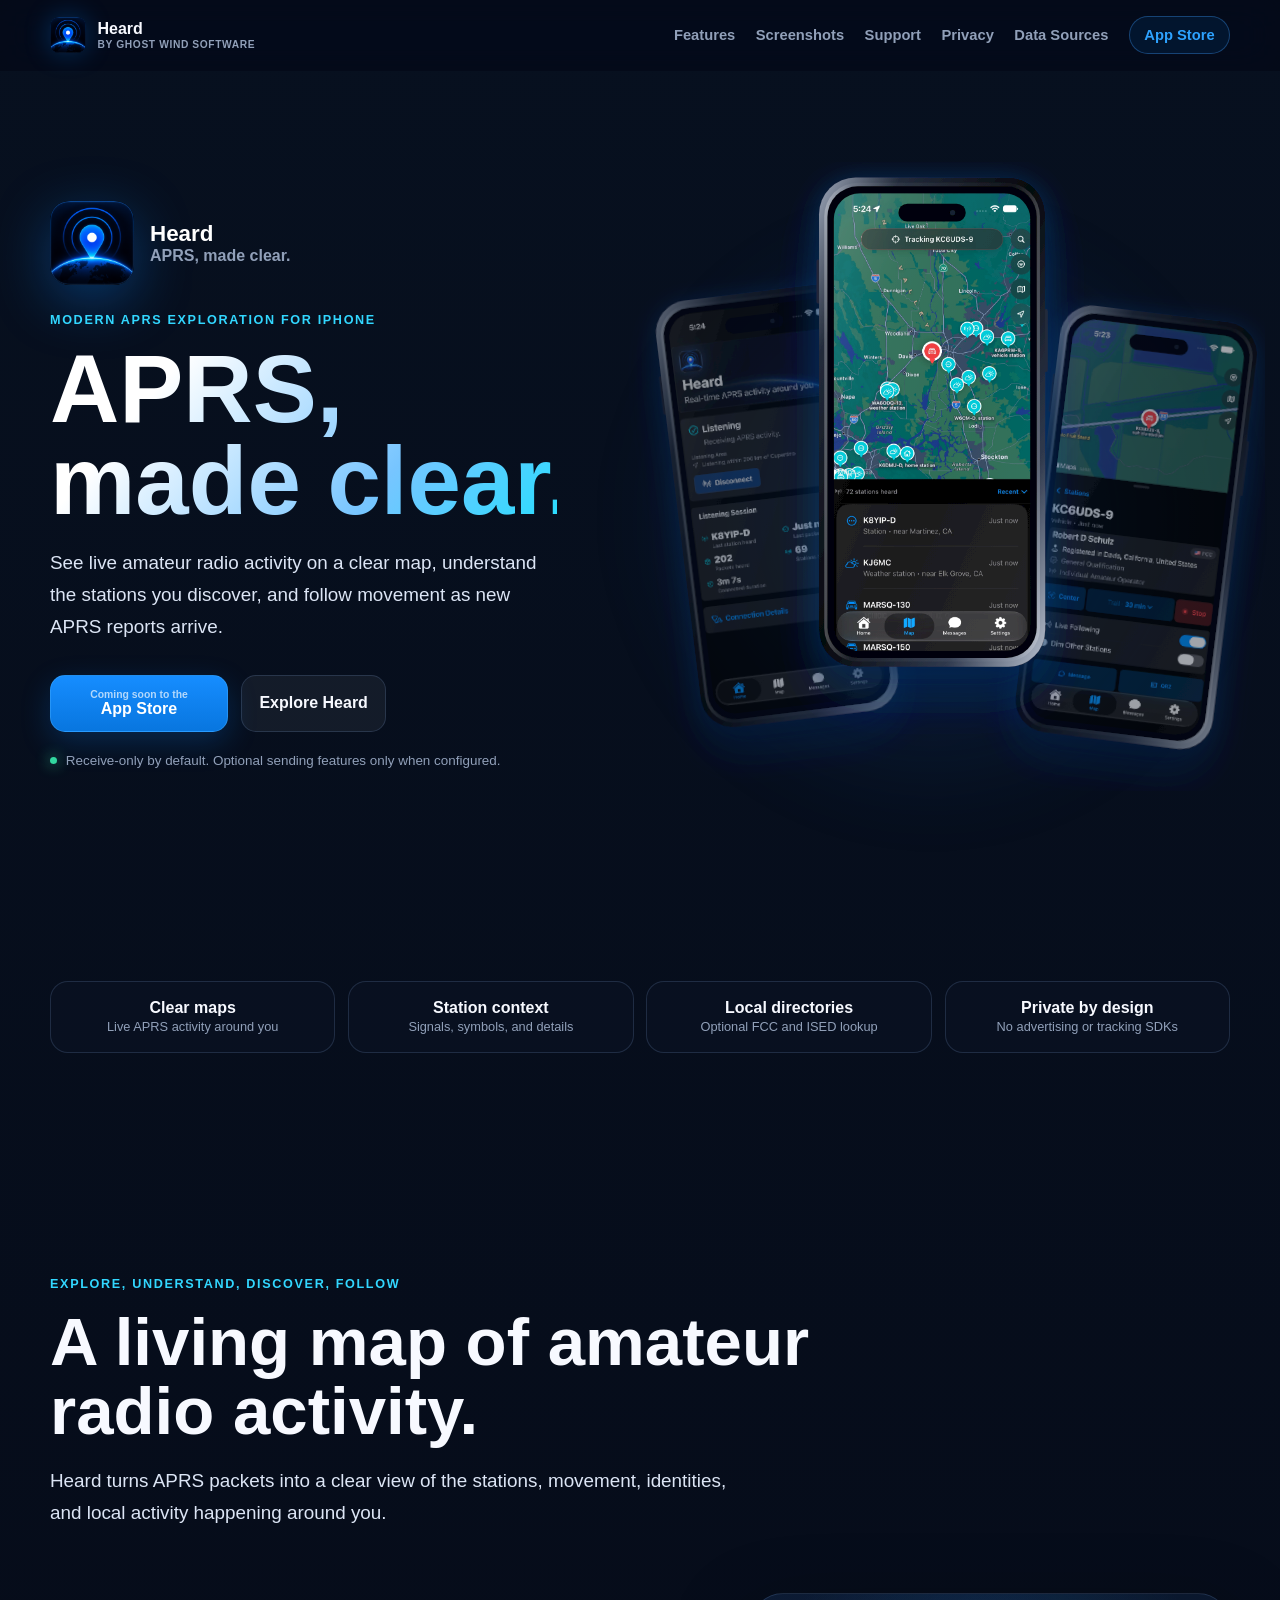
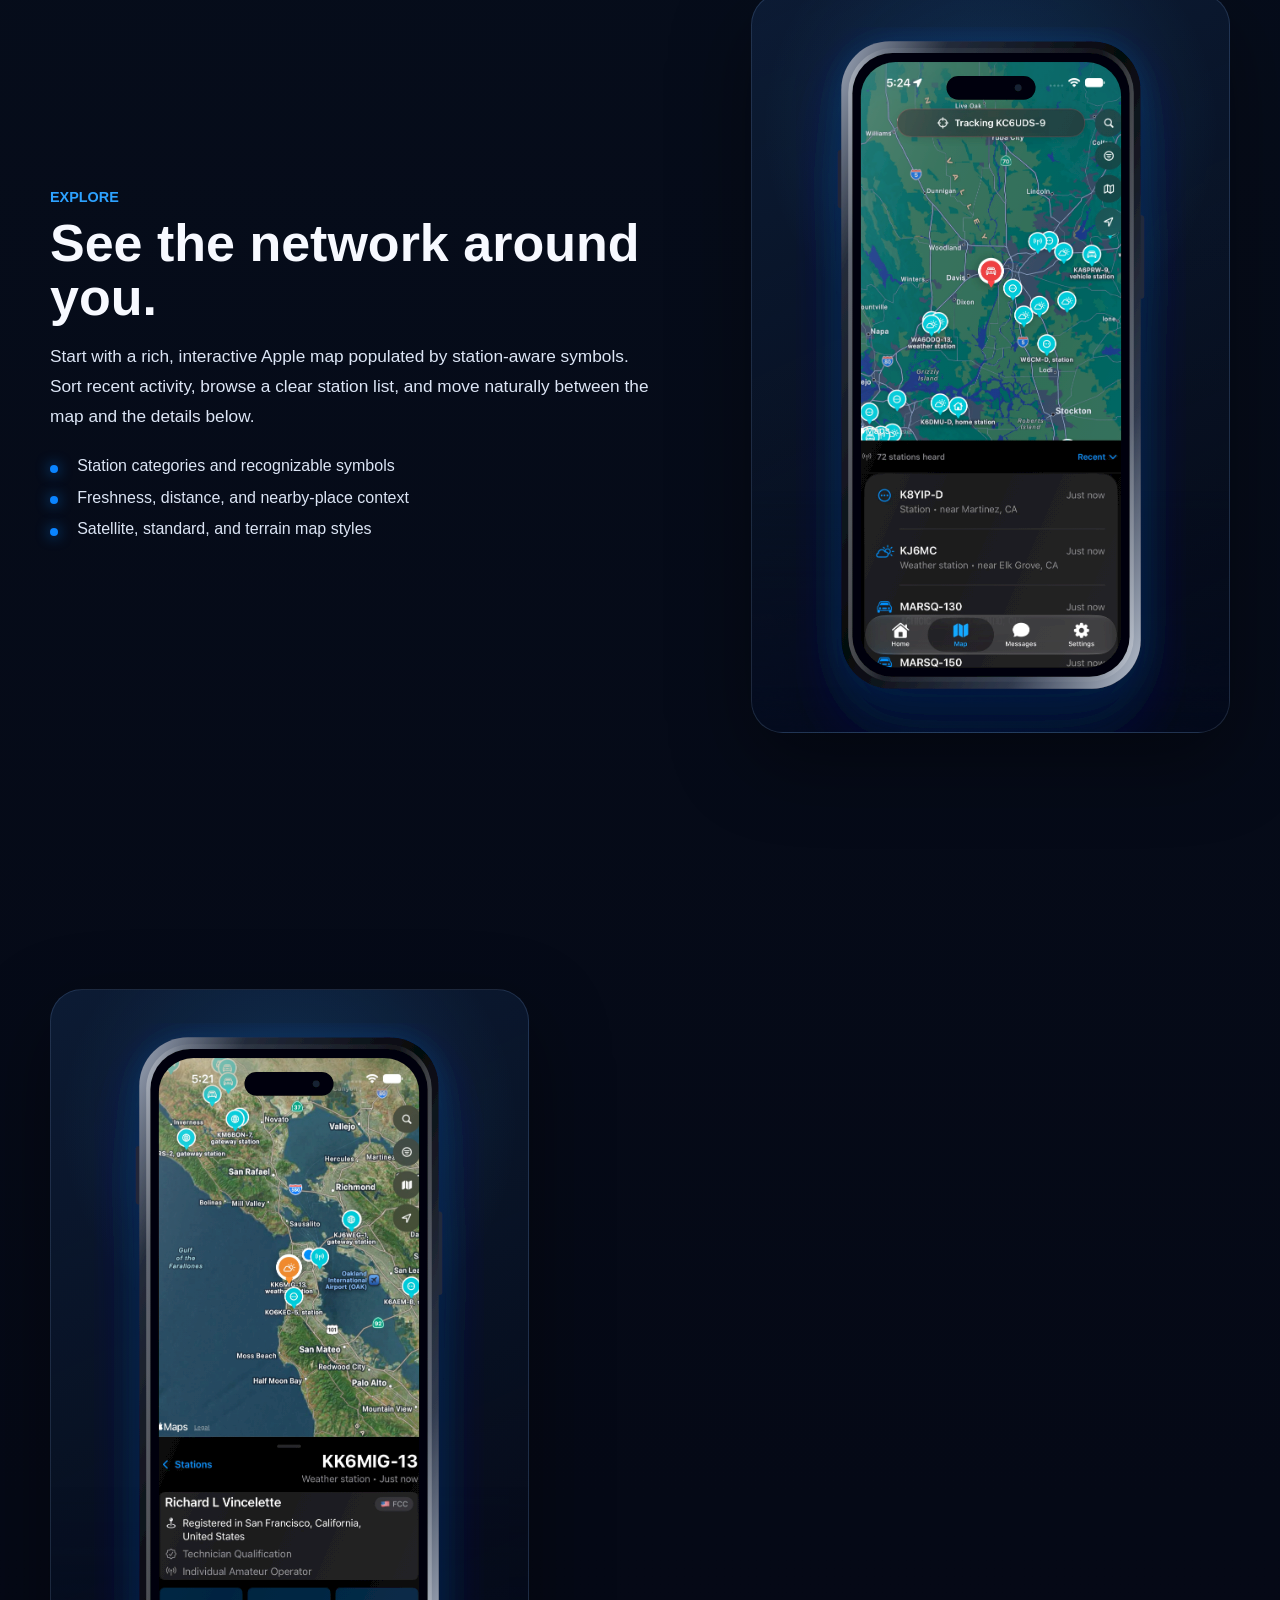
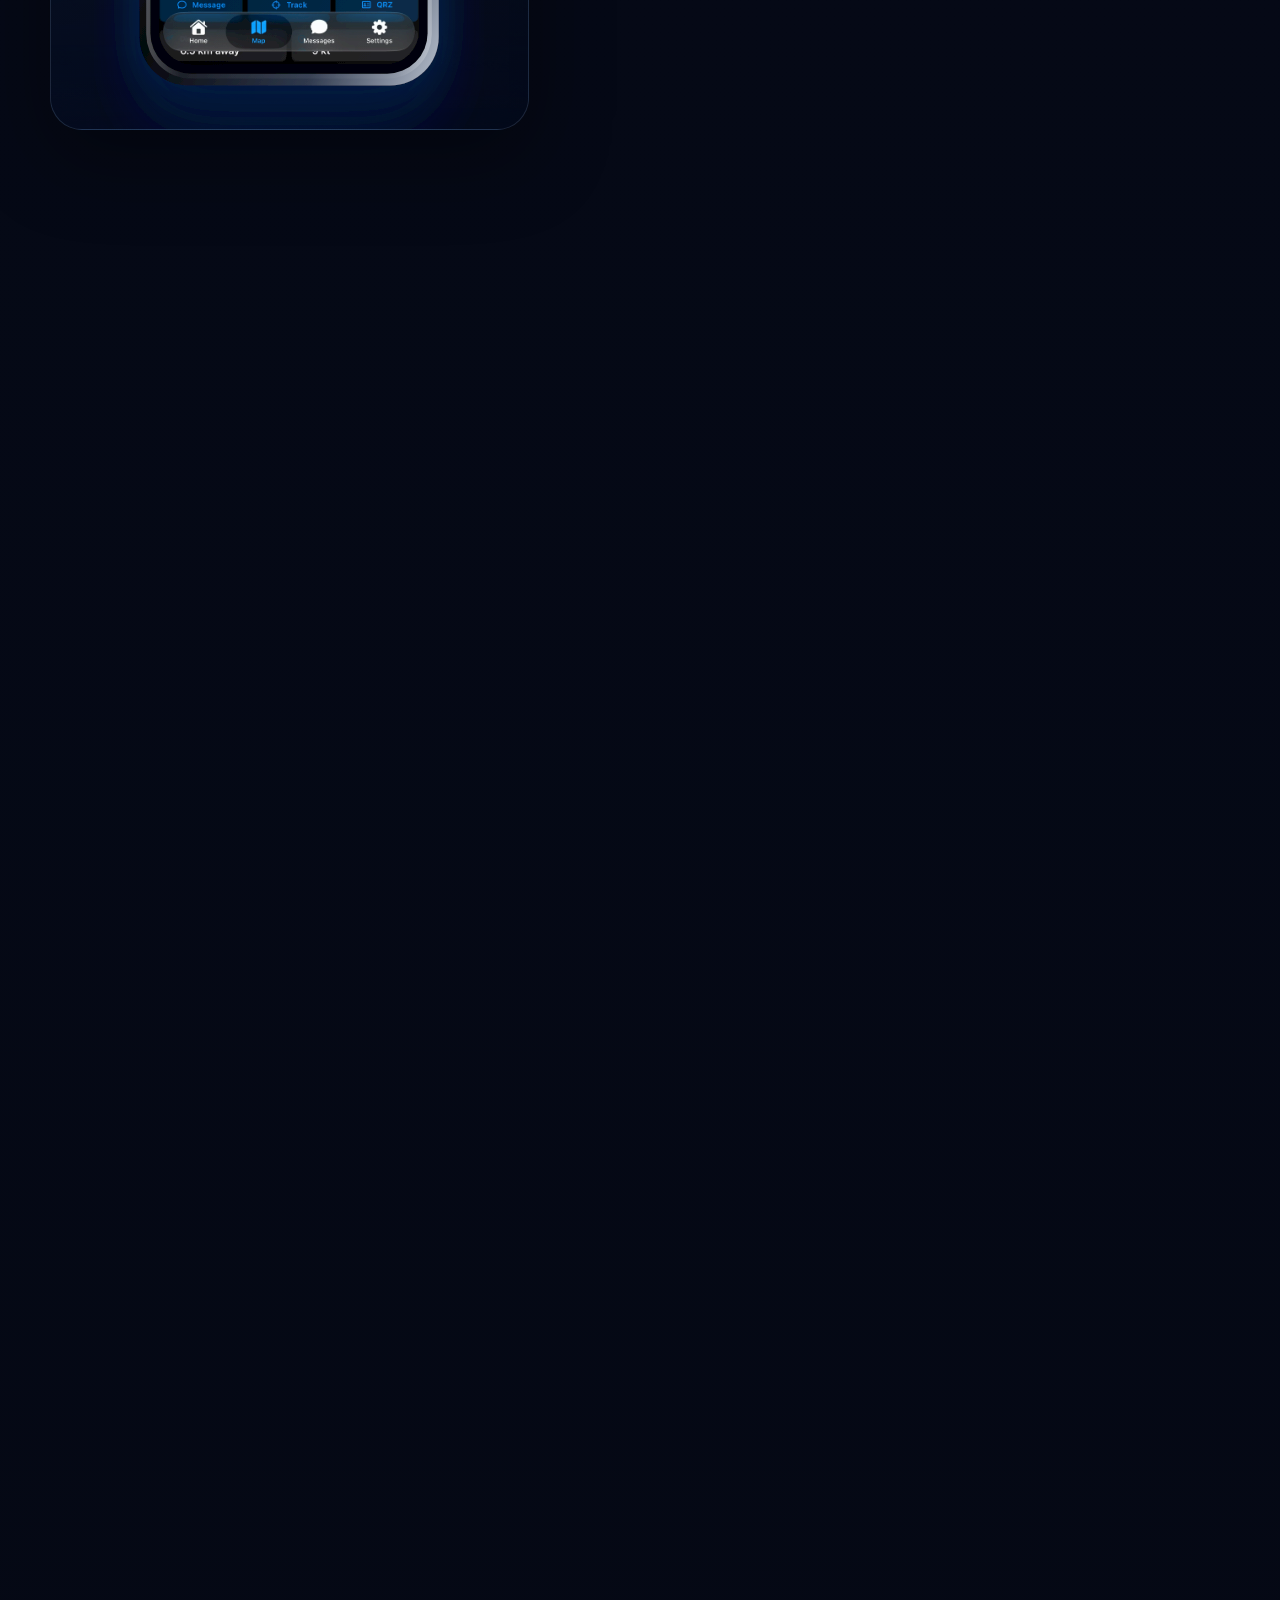
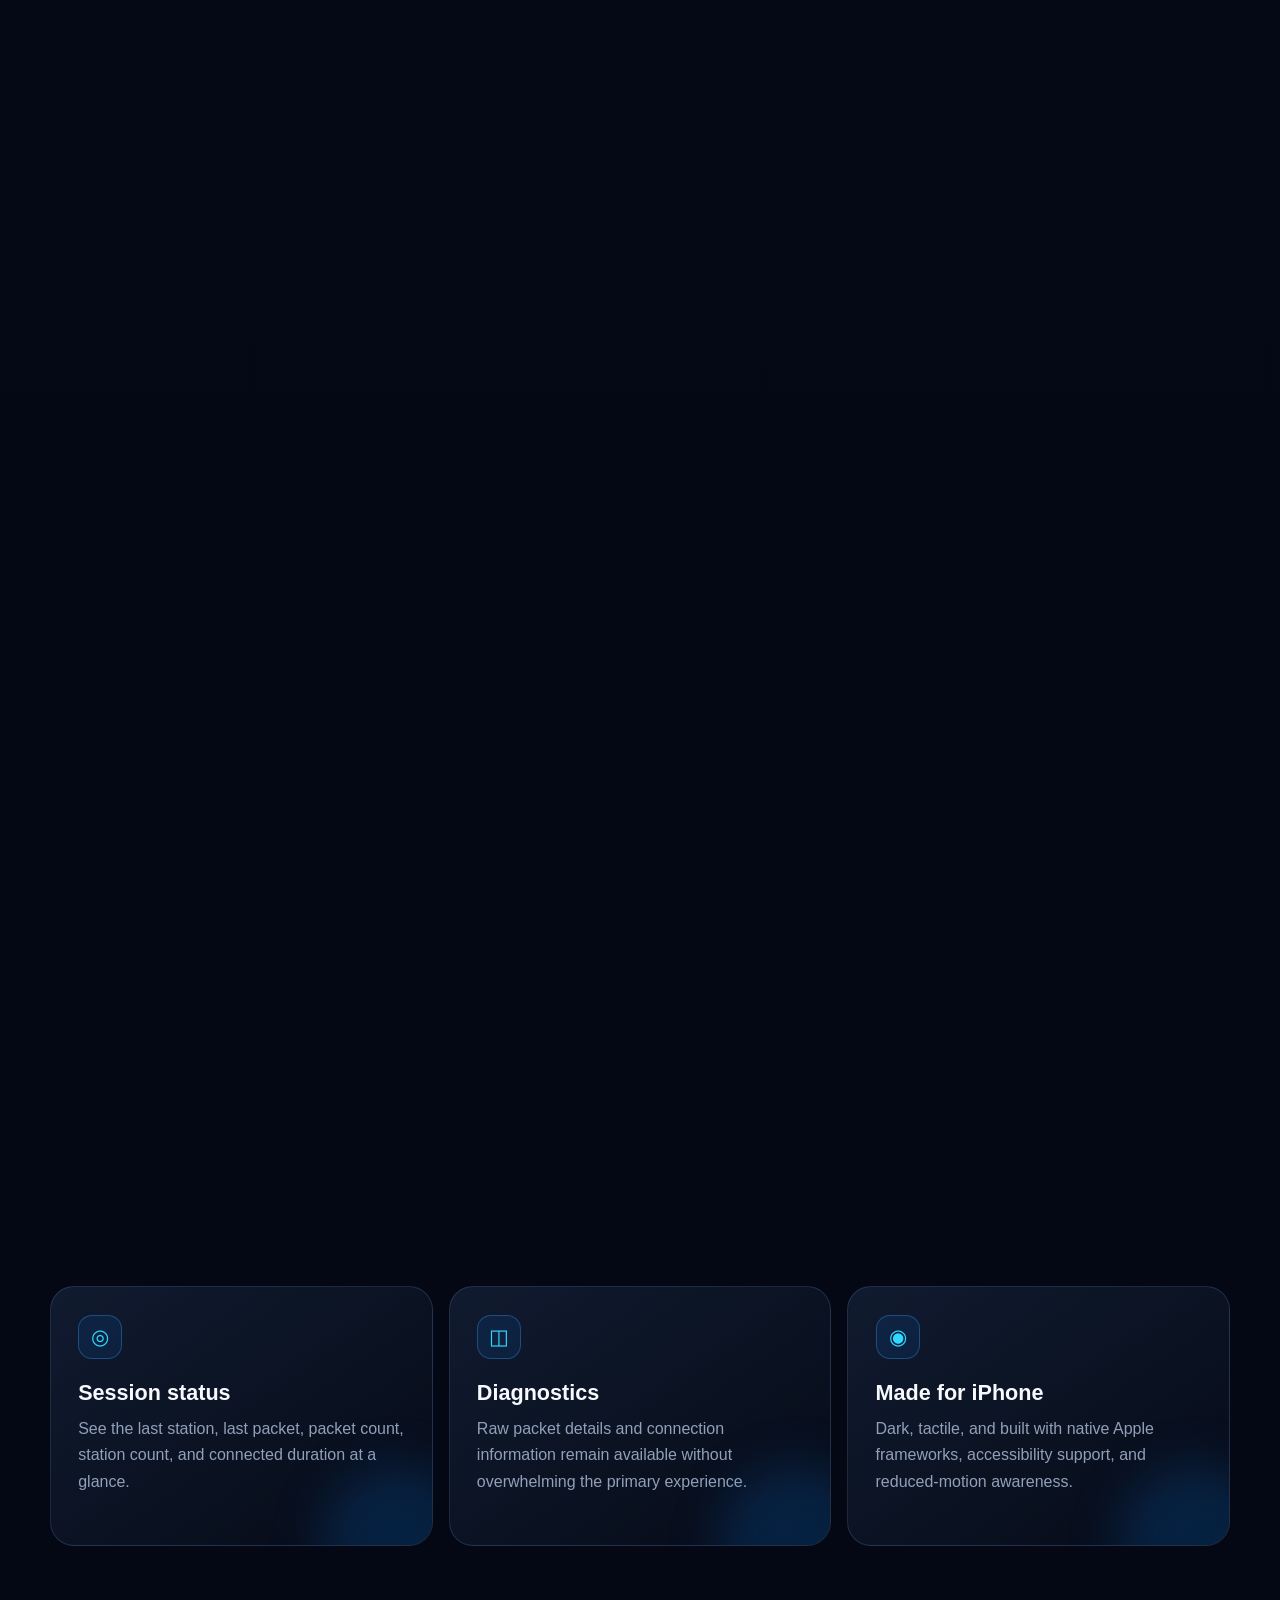
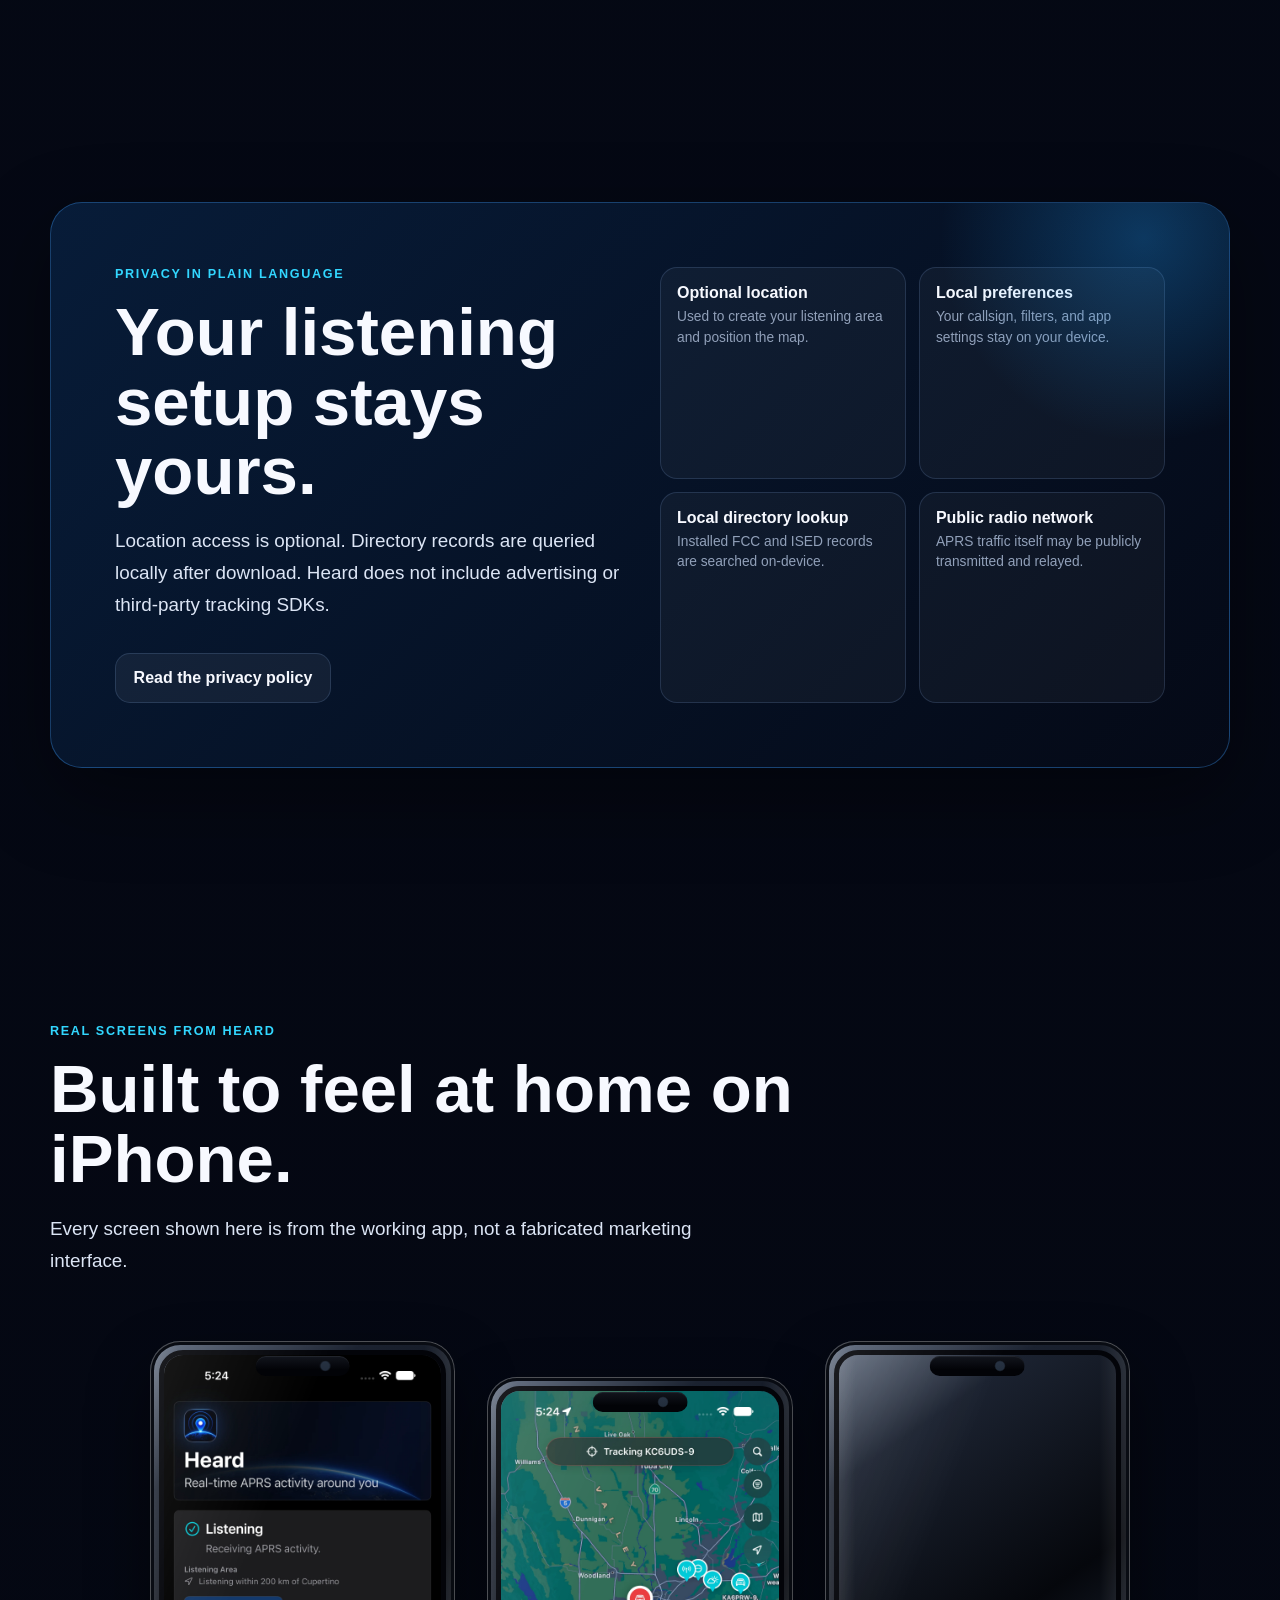
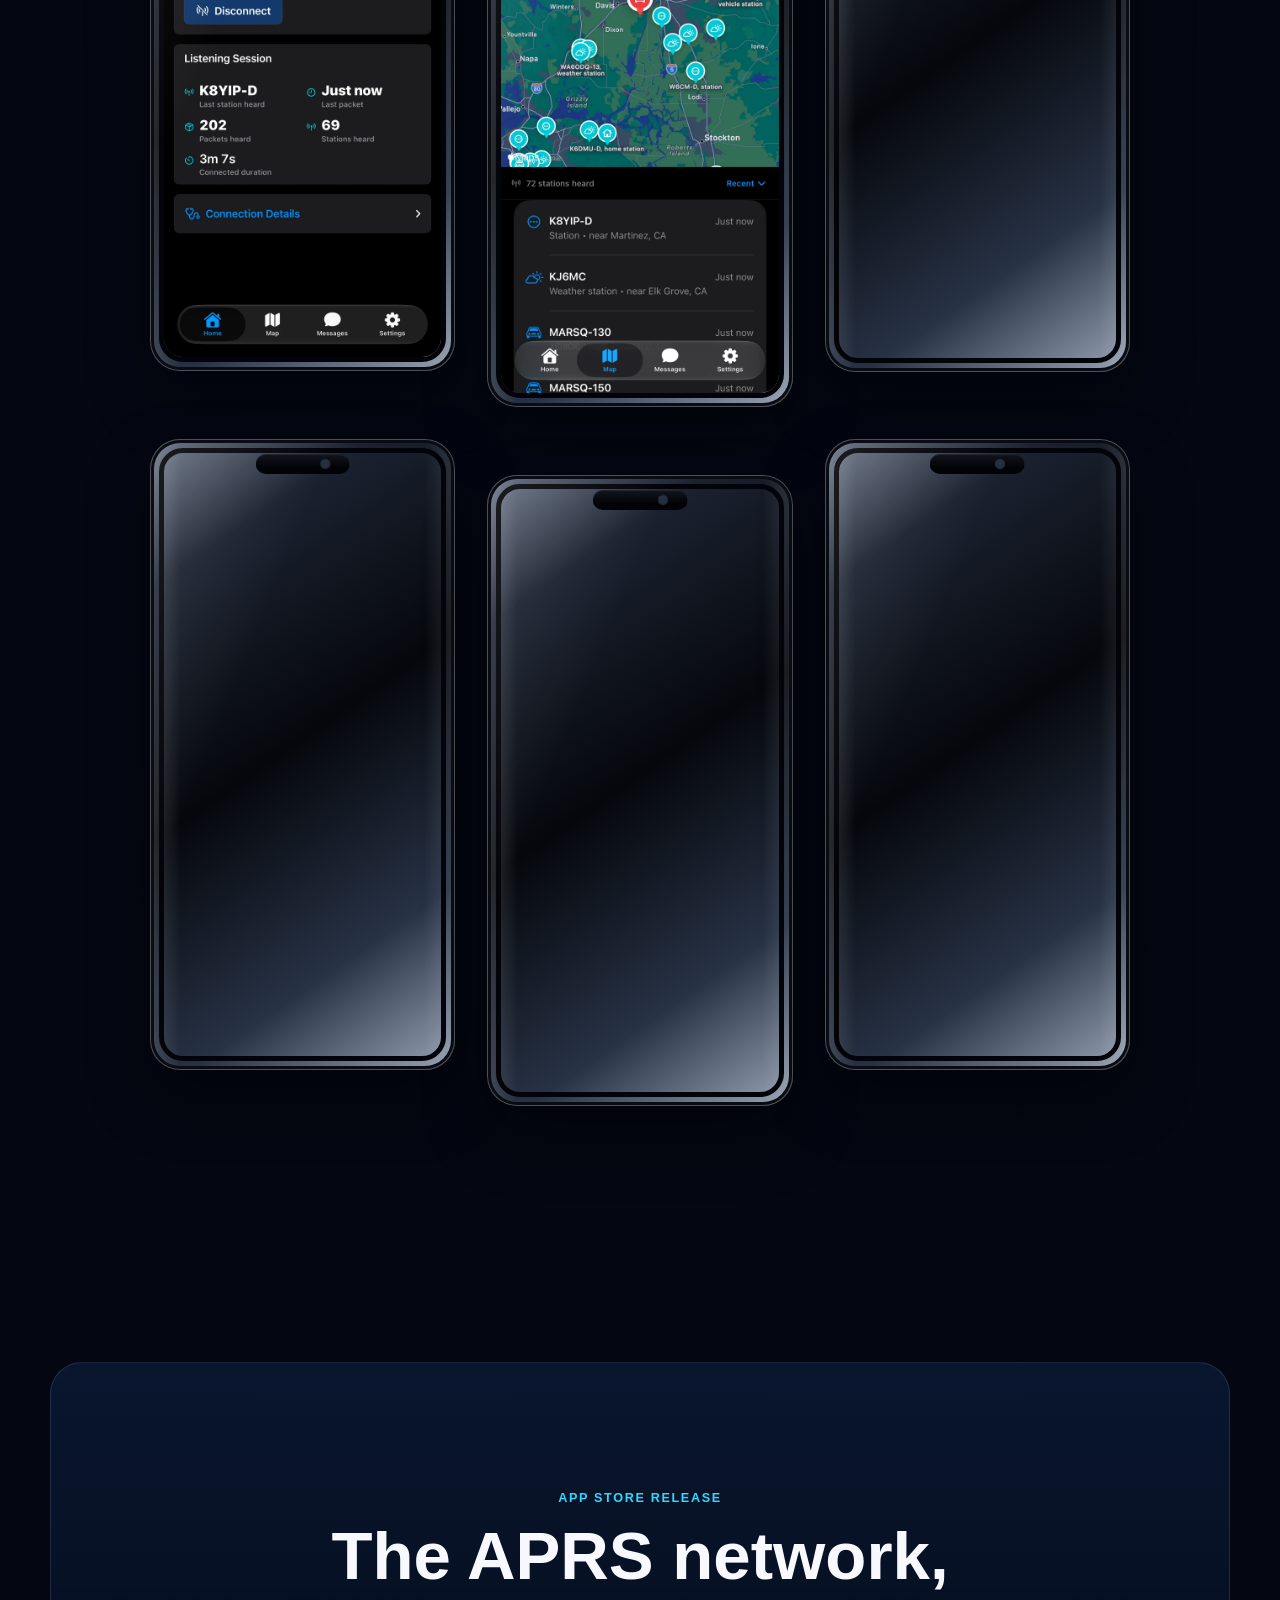
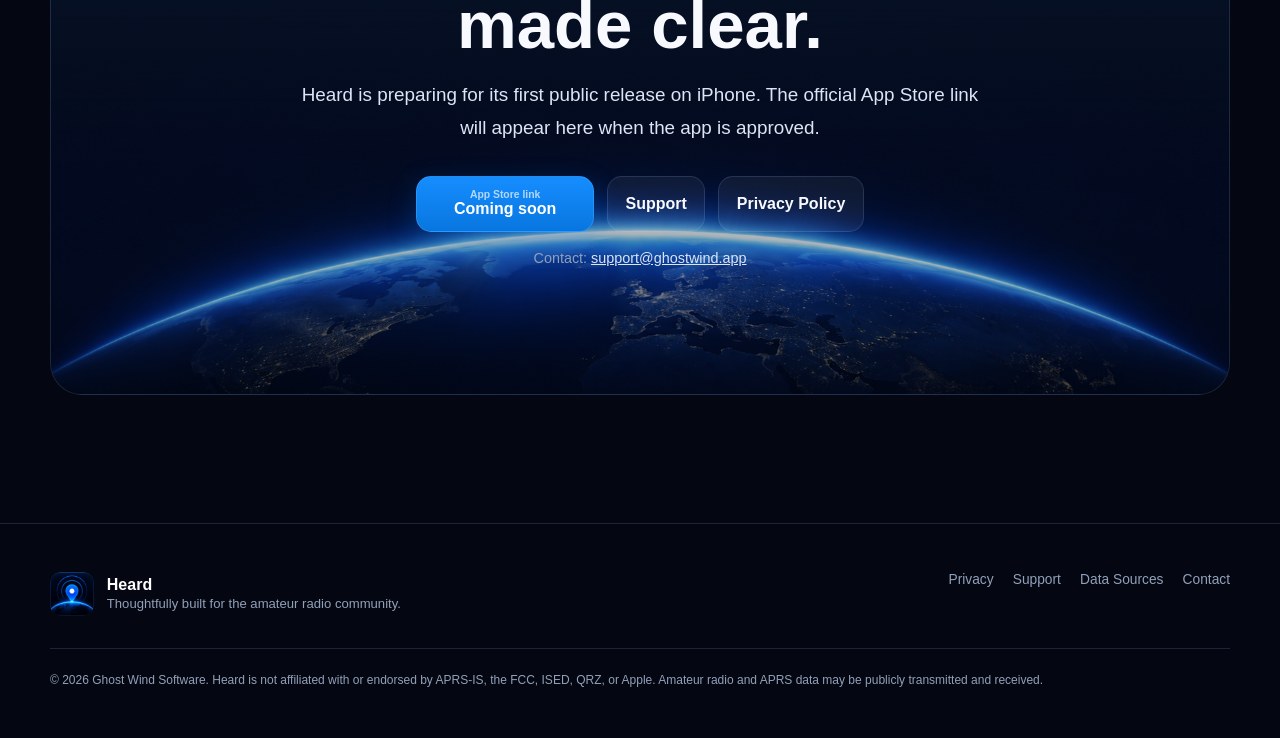
<file: index.html>
<!doctype html>
<html lang="en">
<head>
  <script>document.documentElement.classList.add('js')</script>
  <meta charset="utf-8">
  <meta name="viewport" content="width=device-width, initial-scale=1, viewport-fit=cover">
  <title>Heard — APRS, made clear for iPhone</title>
  <meta name="description" content="Heard is a modern iPhone app for exploring live APRS activity, understanding stations, following movement, and looking up callsigns with optional local FCC and ISED directories.">
  <link rel="preload" as="image" href="./Assets/renders/hero-devices.svg" fetchpriority="high">
  <meta name="theme-color" content="#050916">
  <meta name="color-scheme" content="dark">
  <meta name="robots" content="index, follow">
  <meta property="og:title" content="Heard — APRS, made clear.">
  <meta property="og:description" content="Explore live APRS activity, understand stations, follow movement, and look up callsigns with optional local directories for iPhone.">
  <meta property="og:image" content="./Assets/og-heard.jpg">
  <meta property="og:type" content="website">
  <meta property="og:site_name" content="Heard">
  <meta name="twitter:card" content="summary_large_image">
  <link rel="icon" href="./Assets/favicon-32.png">
  <link rel="apple-touch-icon" href="./Assets/apple-touch-icon.png">
  <link rel="manifest" href="./site.webmanifest">
  <link rel="stylesheet" href="./css/main.css">
  <script type="application/ld+json">
    {"@context":"https://schema.org","@type":"SoftwareApplication","name":"Heard","applicationCategory":"UtilitiesApplication","operatingSystem":"iOS 17 or later","description":"A modern iPhone app for exploring live APRS activity, understanding stations, following movement, and looking up callsigns with optional local FCC and ISED directories.","author":{"@type":"Organization","name":"Ghost Wind Software"},"offers":{"@type":"Offer","availability":"https://schema.org/PreOrder","price":"0","priceCurrency":"USD"},"keywords":"APRS, amateur radio, APRS tracking, callsign lookup, APRS-IS"}
  </script>
</head>
<body>
<a class="skip-link" href="#main">Skip to content</a>
<header class="site-header">
  <nav class="nav" aria-label="Main navigation">
    <a class="brand" href="./"><img src="./Assets/icon-512.png" alt=""><span>Heard<small>by Ghost Wind Software</small></span></a>
    <button class="menu-button" type="button" aria-label="Open navigation" aria-expanded="false" aria-controls="main-navigation">☰</button>
    <div class="nav-links" id="main-navigation">
      <a href="#features">Features</a>
      <a href="#screenshots">Screenshots</a>
      <a href="./support/">Support</a>
      <a href="./privacy/">Privacy</a>
      <a href="./data-sources/">Data Sources</a>
      <a class="nav-cta" href="#download">App Store</a>
    </div>
  </nav>
</header>
<main id="main">
  <section class="hero">
    <div class="container hero-grid">
      <div class="hero-copy reveal">
        <div class="hero-brand"><img src="./Assets/icon-512.png" alt="Heard app icon" width="180" height="180"><div><strong>Heard</strong>APRS, made clear.</div></div>
        <p class="eyebrow">Modern APRS exploration for iPhone</p>
        <h1 class="display gradient-text">APRS,<br><span class="headline-nowrap">made clear.</span></h1>
        <p class="section-lede">See live amateur radio activity on a clear map, understand the stations you discover, and follow movement as new APRS reports arrive.</p>
        <div class="button-row"><a class="button primary app-store-placeholder" href="#download" aria-label="Heard App Store launch information"><span><span class="tiny">Coming soon to the</span>App Store</span></a><a class="button secondary" href="#features">Explore Heard</a></div>
        <p class="hero-note">Receive-only by default. Optional sending features only when configured.</p>
      </div>
      <div class="phone-stage reveal" aria-label="Heard app screens">
        <div class="phone-glow"></div>
        <img class="hero-device-render" src="./Assets/renders/hero-devices.svg" alt="Heard shown on three iPhone Pro devices" width="1040" height="980" fetchpriority="high">
      </div>
    </div>
  </section>

  <section class="trust-strip" aria-label="Product highlights"><div class="container trust-grid reveal">
    <div class="trust-item"><strong>Clear maps</strong><span>Live APRS activity around you</span></div>
    <div class="trust-item"><strong>Station context</strong><span>Signals, symbols, and details</span></div>
    <div class="trust-item"><strong>Local directories</strong><span>Optional FCC and ISED lookup</span></div>
    <div class="trust-item"><strong>Private by design</strong><span>No advertising or tracking SDKs</span></div>
  </div></section>

  <section class="section" id="features"><div class="container">
    <div class="section-head reveal"><p class="eyebrow">Explore, understand, discover, follow</p><h2 class="section-title">A living map of amateur radio activity.</h2><p class="section-lede">Heard turns APRS packets into a clear view of the stations, movement, identities, and local activity happening around you.</p></div>
    <div class="feature-row">
      <div class="feature-copy reveal"><span class="kicker">EXPLORE</span><h3>See the network around you.</h3><p>Start with a rich, interactive Apple map populated by station-aware symbols. Sort recent activity, browse a clear station list, and move naturally between the map and the details below.</p><ul class="feature-list"><li>Station categories and recognizable symbols</li><li>Freshness, distance, and nearby-place context</li><li>Satellite, standard, and terrain map styles</li></ul></div>
      <div class="device-card reveal"><img class="feature-device-render" src="./Assets/renders/map-live-device.svg" alt="Live APRS activity on the Heard map" width="560" height="1060" loading="lazy" decoding="async"></div>
    </div>
  </div></section>

  <section class="section"><div class="container"><div class="feature-row reverse">
    <div class="device-card reveal"><img class="feature-device-render" src="./Assets/renders/station-detail-device.svg" alt="Heard station details with APRS report information" width="560" height="1060" loading="lazy" decoding="async"></div>
    <div class="feature-copy reveal"><span class="kicker">UNDERSTAND</span><h3>Know what you are seeing.</h3><p>Open a station to see what was heard, when it was heard, and the useful information carried in its APRS report. Heard keeps technical details available while making the common questions easy to answer.</p><ul class="feature-list"><li>Station type, symbol, freshness, and packet context</li><li>Speed, course, altitude, status, and technical details</li><li>Nearby place and distance context when available</li></ul></div>
  </div></div></section>

  <section class="section"><div class="container"><div class="feature-row">
    <div class="feature-copy reveal"><span class="kicker">DISCOVER</span><h3>Add context to a callsign.</h3><p>Install the local directories you need, then add operator and licence context to stations and callsign searches without sending every lookup to a remote service.</p><ul class="feature-list"><li>Canadian ISED and U.S. FCC sources</li><li>On-device lookup after installation</li><li>One-tap QRZ access in an in-app browser when you choose it</li></ul></div>
    <div class="device-card reveal"><img class="feature-device-render" src="./Assets/renders/directory-device.svg" alt="Heard callsign directory details" width="560" height="1060" loading="lazy" decoding="async"></div>
  </div></div></section>

  <section class="section"><div class="container"><div class="feature-row reverse">
    <div class="device-card reveal"><img class="feature-device-render" src="./Assets/renders/tracking-device.svg" alt="Heard Track Station mode with live following and a 30-minute trail" width="560" height="1060" loading="lazy" decoding="async"></div>
    <div class="feature-copy reveal"><span class="kicker">FOLLOW</span><h3>Track movement as it happens.</h3><p>Choose a moving station and keep it in view as new reports arrive. Heard can preserve your zoom, draw a breadcrumb trail, and reduce the visual weight of everything else.</p><ul class="feature-list"><li>Live following with adaptive station-centered framing</li><li>Configurable trail duration</li><li>Dim other stations when you want to focus</li></ul></div>
  </div></div></section>

  <section class="section"><div class="container">
    <div class="section-head reveal"><p class="eyebrow">The essentials, thoughtfully handled</p><h2 class="section-title">Focused tools without the clutter.</h2></div>
    <div class="feature-cards">
      <article class="feature-card reveal"><div class="feature-icon" aria-hidden="true">⌁</div><h3>Listening area</h3><p>Use your current location or choose another area manually, with the radius kept visible and easy to change.</p></article>
      <article class="feature-card reveal"><div class="feature-icon" aria-hidden="true">⌕</div><h3>Callsign search</h3><p>Search stations already heard and, when a directory is installed, find records that have not appeared live yet.</p></article>
      <article class="feature-card reveal"><div class="feature-icon" aria-hidden="true">↗</div><h3>Optional sending</h3><p>Sending-related features are available only when you deliberately configure them. Heard starts as a receive-only APRS listener.</p></article>
      <article class="feature-card reveal"><div class="feature-icon" aria-hidden="true">◎</div><h3>Session status</h3><p>See the last station, last packet, packet count, station count, and connected duration at a glance.</p></article>
      <article class="feature-card reveal"><div class="feature-icon" aria-hidden="true">◫</div><h3>Diagnostics</h3><p>Raw packet details and connection information remain available without overwhelming the primary experience.</p></article>
      <article class="feature-card reveal"><div class="feature-icon" aria-hidden="true">◉</div><h3>Made for iPhone</h3><p>Dark, tactile, and built with native Apple frameworks, accessibility support, and reduced-motion awareness.</p></article>
    </div>
  </div></section>

  <section class="section"><div class="container"><div class="privacy-panel reveal">
    <div><p class="eyebrow">Privacy in plain language</p><h2 class="section-title">Your listening setup stays yours.</h2><p class="section-lede">Location access is optional. Directory records are queried locally after download. Heard does not include advertising or third-party tracking SDKs.</p><div class="button-row"><a class="button secondary" href="./privacy/">Read the privacy policy</a></div></div>
    <div class="privacy-points"><div class="privacy-point"><strong>Optional location</strong><span>Used to create your listening area and position the map.</span></div><div class="privacy-point"><strong>Local preferences</strong><span>Your callsign, filters, and app settings stay on your device.</span></div><div class="privacy-point"><strong>Local directory lookup</strong><span>Installed FCC and ISED records are searched on-device.</span></div><div class="privacy-point"><strong>Public radio network</strong><span>APRS traffic itself may be publicly transmitted and relayed.</span></div></div>
  </div></div></section>

  <section class="section" id="screenshots"><div class="container">
    <div class="section-head reveal"><p class="eyebrow">Real screens from Heard</p><h2 class="section-title">Built to feel at home on iPhone.</h2><p class="section-lede">Every screen shown here is from the working app, not a fabricated marketing interface.</p></div>
    <div class="gallery reveal">
      <button type="button" data-full="./Assets/screenshots/home.webp" aria-label="Enlarge listening dashboard screenshot"><img src="./Assets/screenshots/home.webp" alt="Listening dashboard" width="1320" height="2868" loading="lazy" decoding="async"></button>
      <button type="button" data-full="./Assets/screenshots/map-live.webp" aria-label="Enlarge live map screenshot"><img src="./Assets/screenshots/map-live.webp" alt="Live map and station list" width="1320" height="2868" loading="lazy" decoding="async"></button>
      <button type="button" data-full="./Assets/screenshots/station-detail.webp" aria-label="Enlarge station detail screenshot"><img src="./Assets/screenshots/station-detail.webp" alt="Station detail and operator information" width="1320" height="2868" loading="lazy" decoding="async"></button>
      <button type="button" data-full="./Assets/screenshots/directory.webp" aria-label="Enlarge callsign directory screenshot"><img src="./Assets/screenshots/directory.webp" alt="Callsign directory lookup" width="1320" height="2868" loading="lazy" decoding="async"></button>
      <button type="button" data-full="./Assets/screenshots/tracking.webp" aria-label="Enlarge tracking screenshot"><img src="./Assets/screenshots/tracking.webp" alt="Station tracking controls" width="1320" height="2868" loading="lazy" decoding="async"></button>
      <button type="button" data-full="./Assets/screenshots/settings.webp" aria-label="Enlarge settings screenshot"><img src="./Assets/screenshots/settings.webp" alt="Heard settings" width="1320" height="2868" loading="lazy" decoding="async"></button>
    </div>
  </div></section>

  <section class="section" id="download"><div class="container"><div class="cta reveal">
    <p class="eyebrow">App Store release</p>
    <h2 class="section-title">The APRS network, made clear.</h2>
    <p class="section-lede">Heard is preparing for its first public release on iPhone. The official App Store link will appear here when the app is approved.</p>
    <div class="button-row"><a class="button primary app-store-placeholder" href="mailto:support@ghostwind.app?subject=Heard%20launch%20updates" aria-label="Ask Ghost Wind Software about Heard launch updates"><span><span class="tiny">App Store link</span>Coming soon</span></a><a class="button secondary" href="./support/">Support</a><a class="button secondary" href="./privacy/">Privacy Policy</a></div>
    <p class="cta-note">Contact: <a href="mailto:support@ghostwind.app">support@ghostwind.app</a></p>
  </div></div></section>
</main>
<dialog id="screenshot-dialog" aria-label="Enlarged Heard screenshot"><button class="dialog-close" type="button" aria-label="Close screenshot">×</button><img alt=""></dialog>
<footer class="site-footer">
  <div class="container footer-grid">
    <div class="footer-brand"><img src="./Assets/icon-512.png" alt=""><div><strong>Heard</strong><span>Thoughtfully built for the amateur radio community.</span></div></div>
    <div class="footer-links"><a href="./privacy/">Privacy</a><a href="./support/">Support</a><a href="./data-sources/">Data Sources</a><a href="mailto:support@ghostwind.app">Contact</a></div>
    <div class="footer-note">© <span data-year>2026</span> Ghost Wind Software. Heard is not affiliated with or endorsed by APRS-IS, the FCC, ISED, QRZ, or Apple. Amateur radio and APRS data may be publicly transmitted and received.</div>
  </div>
</footer>
<script src="./js/main.js" defer></script>
</body>
</html>
</file>
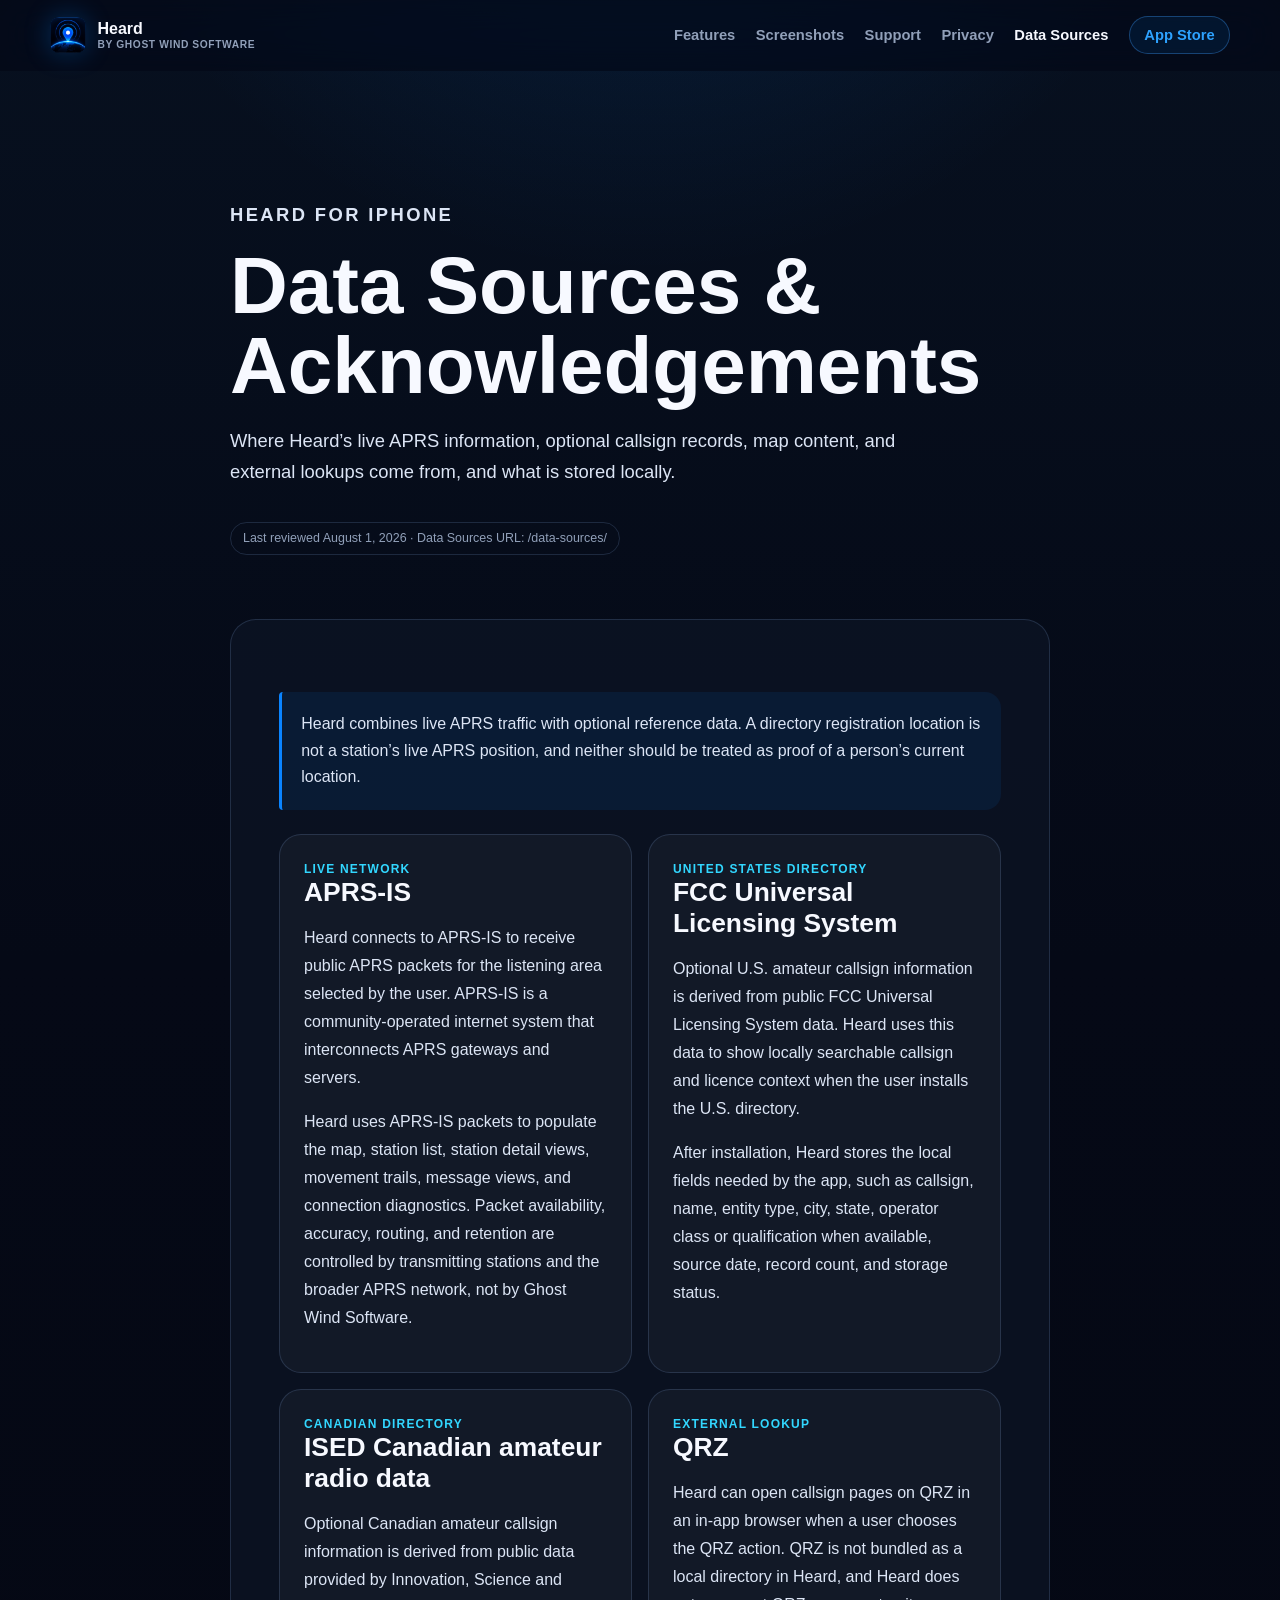
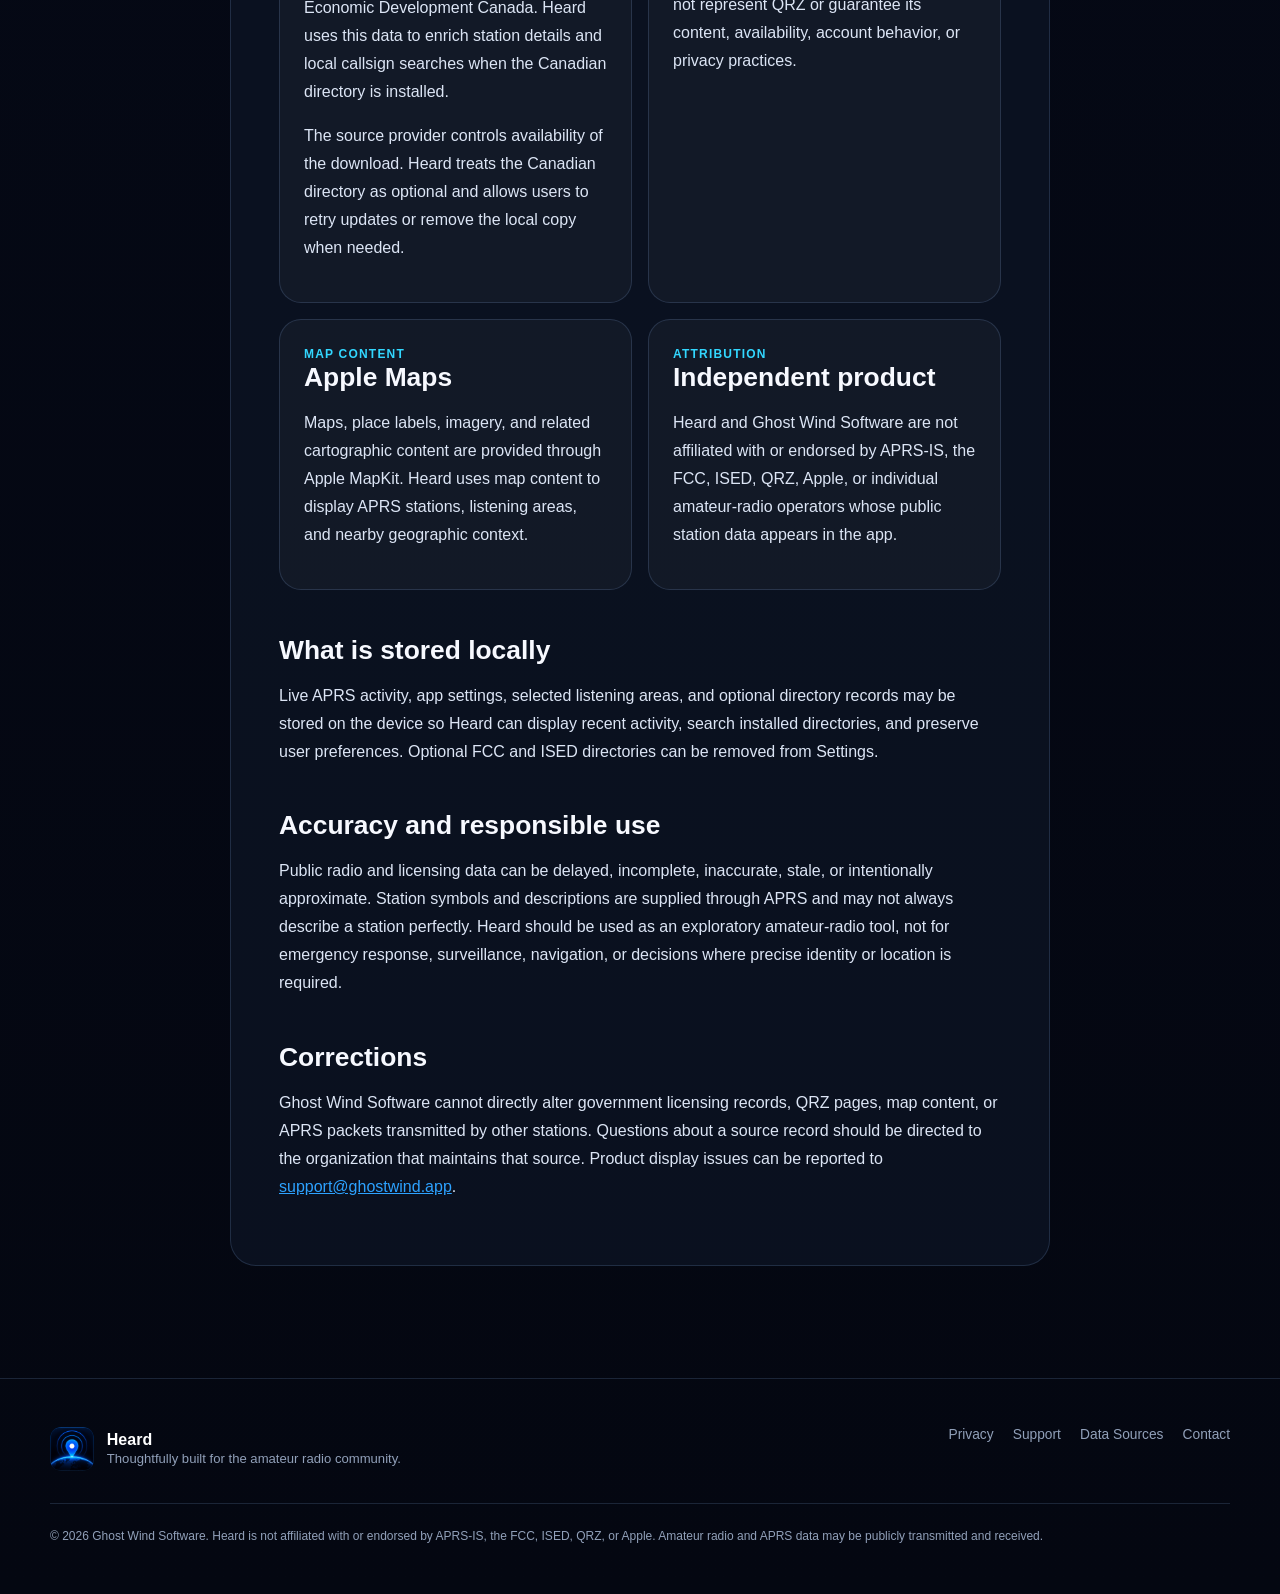
<file: data-sources/index.html>
<!doctype html>
<html lang="en">
<head>
  <script>document.documentElement.classList.add('js')</script>
  <meta charset="utf-8">
  <meta name="viewport" content="width=device-width, initial-scale=1, viewport-fit=cover">
  <title>Data Sources & Acknowledgements — Heard</title>
  <meta name="description" content="Data sources and acknowledgements for Heard, including APRS-IS, FCC ULS, ISED Canadian amateur radio data, QRZ lookup, and Apple Maps.">
  <meta name="theme-color" content="#050916">
  <meta name="color-scheme" content="dark">
  <meta name="robots" content="index, follow">
  <meta property="og:title" content="Data Sources & Acknowledgements — Heard">
  <meta property="og:description" content="How Heard uses APRS-IS, FCC ULS, ISED Canadian amateur radio data, QRZ lookup, and map services.">
  <meta property="og:image" content="../Assets/og-heard.jpg">
  <meta property="og:type" content="website">
  <meta property="og:site_name" content="Heard">
  <meta name="twitter:card" content="summary_large_image">
  <link rel="icon" href="../Assets/favicon-32.png">
  <link rel="apple-touch-icon" href="../Assets/apple-touch-icon.png">
  <link rel="manifest" href="../site.webmanifest">
  <link rel="stylesheet" href="../css/main.css">
</head>
<body>
<a class="skip-link" href="#main">Skip to content</a>
<header class="site-header"><nav class="nav" aria-label="Main navigation"><a class="brand" href="../"><img src="../Assets/icon-512.png" alt=""><span>Heard<small>by Ghost Wind Software</small></span></a><button class="menu-button" type="button" aria-label="Open navigation" aria-expanded="false" aria-controls="main-navigation">☰</button><div class="nav-links" id="main-navigation"><a href="../#features">Features</a><a href="../#screenshots">Screenshots</a><a href="../support/">Support</a><a href="../privacy/">Privacy</a><a href="../data-sources/" aria-current="page">Data Sources</a><a class="nav-cta" href="../#download">App Store</a></div></nav></header>
<main id="main">
  <section class="page-hero"><div class="narrow"><p class="eyebrow">Heard for iPhone</p><h1>Data Sources & Acknowledgements</h1><p>Where Heard’s live APRS information, optional callsign records, map content, and external lookups come from, and what is stored locally.</p><span class="page-meta">Last reviewed August 1, 2026 · Data Sources URL: /data-sources/</span></div></section>
  <section class="prose"><div class="narrow"><div class="prose-card">
    <div class="notice">Heard combines live APRS traffic with optional reference data. A directory registration location is not a station’s live APRS position, and neither should be treated as proof of a person’s current location.</div>
    <div class="source-grid">
      <article class="source-card"><span class="source-label">Live network</span><h2>APRS-IS</h2><p>Heard connects to APRS-IS to receive public APRS packets for the listening area selected by the user. APRS-IS is a community-operated internet system that interconnects APRS gateways and servers.</p><p>Heard uses APRS-IS packets to populate the map, station list, station detail views, movement trails, message views, and connection diagnostics. Packet availability, accuracy, routing, and retention are controlled by transmitting stations and the broader APRS network, not by Ghost Wind Software.</p></article>
      <article class="source-card"><span class="source-label">United States directory</span><h2>FCC Universal Licensing System</h2><p>Optional U.S. amateur callsign information is derived from public FCC Universal Licensing System data. Heard uses this data to show locally searchable callsign and licence context when the user installs the U.S. directory.</p><p>After installation, Heard stores the local fields needed by the app, such as callsign, name, entity type, city, state, operator class or qualification when available, source date, record count, and storage status.</p></article>
      <article class="source-card"><span class="source-label">Canadian directory</span><h2>ISED Canadian amateur radio data</h2><p>Optional Canadian amateur callsign information is derived from public data provided by Innovation, Science and Economic Development Canada. Heard uses this data to enrich station details and local callsign searches when the Canadian directory is installed.</p><p>The source provider controls availability of the download. Heard treats the Canadian directory as optional and allows users to retry updates or remove the local copy when needed.</p></article>
      <article class="source-card"><span class="source-label">External lookup</span><h2>QRZ</h2><p>Heard can open callsign pages on QRZ in an in-app browser when a user chooses the QRZ action. QRZ is not bundled as a local directory in Heard, and Heard does not represent QRZ or guarantee its content, availability, account behavior, or privacy practices.</p></article>
      <article class="source-card"><span class="source-label">Map content</span><h2>Apple Maps</h2><p>Maps, place labels, imagery, and related cartographic content are provided through Apple MapKit. Heard uses map content to display APRS stations, listening areas, and nearby geographic context.</p></article>
      <article class="source-card"><span class="source-label">Attribution</span><h2>Independent product</h2><p>Heard and Ghost Wind Software are not affiliated with or endorsed by APRS-IS, the FCC, ISED, QRZ, Apple, or individual amateur-radio operators whose public station data appears in the app.</p></article>
    </div>

    <h2>What is stored locally</h2>
    <p>Live APRS activity, app settings, selected listening areas, and optional directory records may be stored on the device so Heard can display recent activity, search installed directories, and preserve user preferences. Optional FCC and ISED directories can be removed from Settings.</p>

    <h2>Accuracy and responsible use</h2>
    <p>Public radio and licensing data can be delayed, incomplete, inaccurate, stale, or intentionally approximate. Station symbols and descriptions are supplied through APRS and may not always describe a station perfectly. Heard should be used as an exploratory amateur-radio tool, not for emergency response, surveillance, navigation, or decisions where precise identity or location is required.</p>

    <h2>Corrections</h2>
    <p>Ghost Wind Software cannot directly alter government licensing records, QRZ pages, map content, or APRS packets transmitted by other stations. Questions about a source record should be directed to the organization that maintains that source. Product display issues can be reported to <a href="mailto:support@ghostwind.app?subject=Heard%20Data%20Source">support@ghostwind.app</a>.</p>
  </div></div></section>
</main>
<footer class="site-footer"><div class="container footer-grid"><div class="footer-brand"><img src="../Assets/icon-512.png" alt=""><div><strong>Heard</strong><span>Thoughtfully built for the amateur radio community.</span></div></div><div class="footer-links"><a href="../privacy/">Privacy</a><a href="../support/">Support</a><a href="../data-sources/">Data Sources</a><a href="mailto:support@ghostwind.app">Contact</a></div><div class="footer-note">© <span data-year>2026</span> Ghost Wind Software. Heard is not affiliated with or endorsed by APRS-IS, the FCC, ISED, QRZ, or Apple. Amateur radio and APRS data may be publicly transmitted and received.</div></div></footer>
<script src="../js/main.js" defer></script>
</body>
</html>
</file>
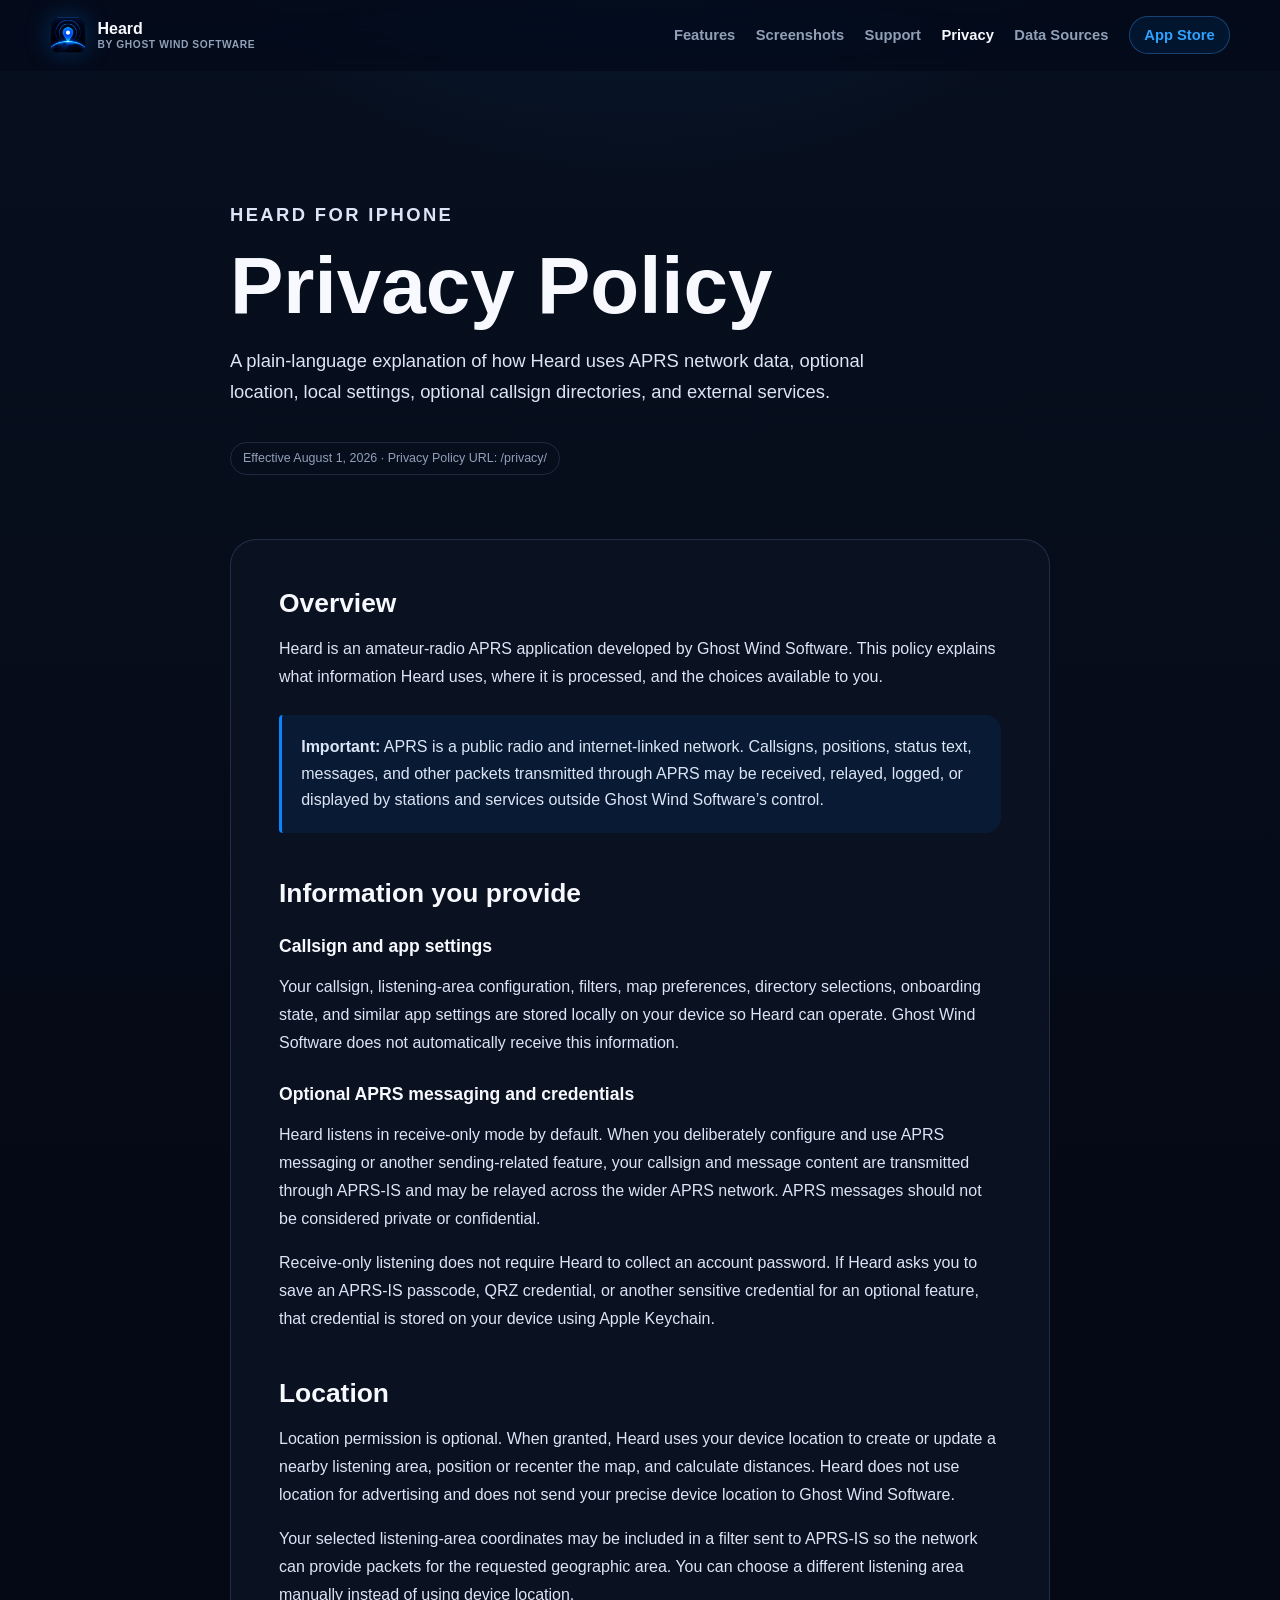
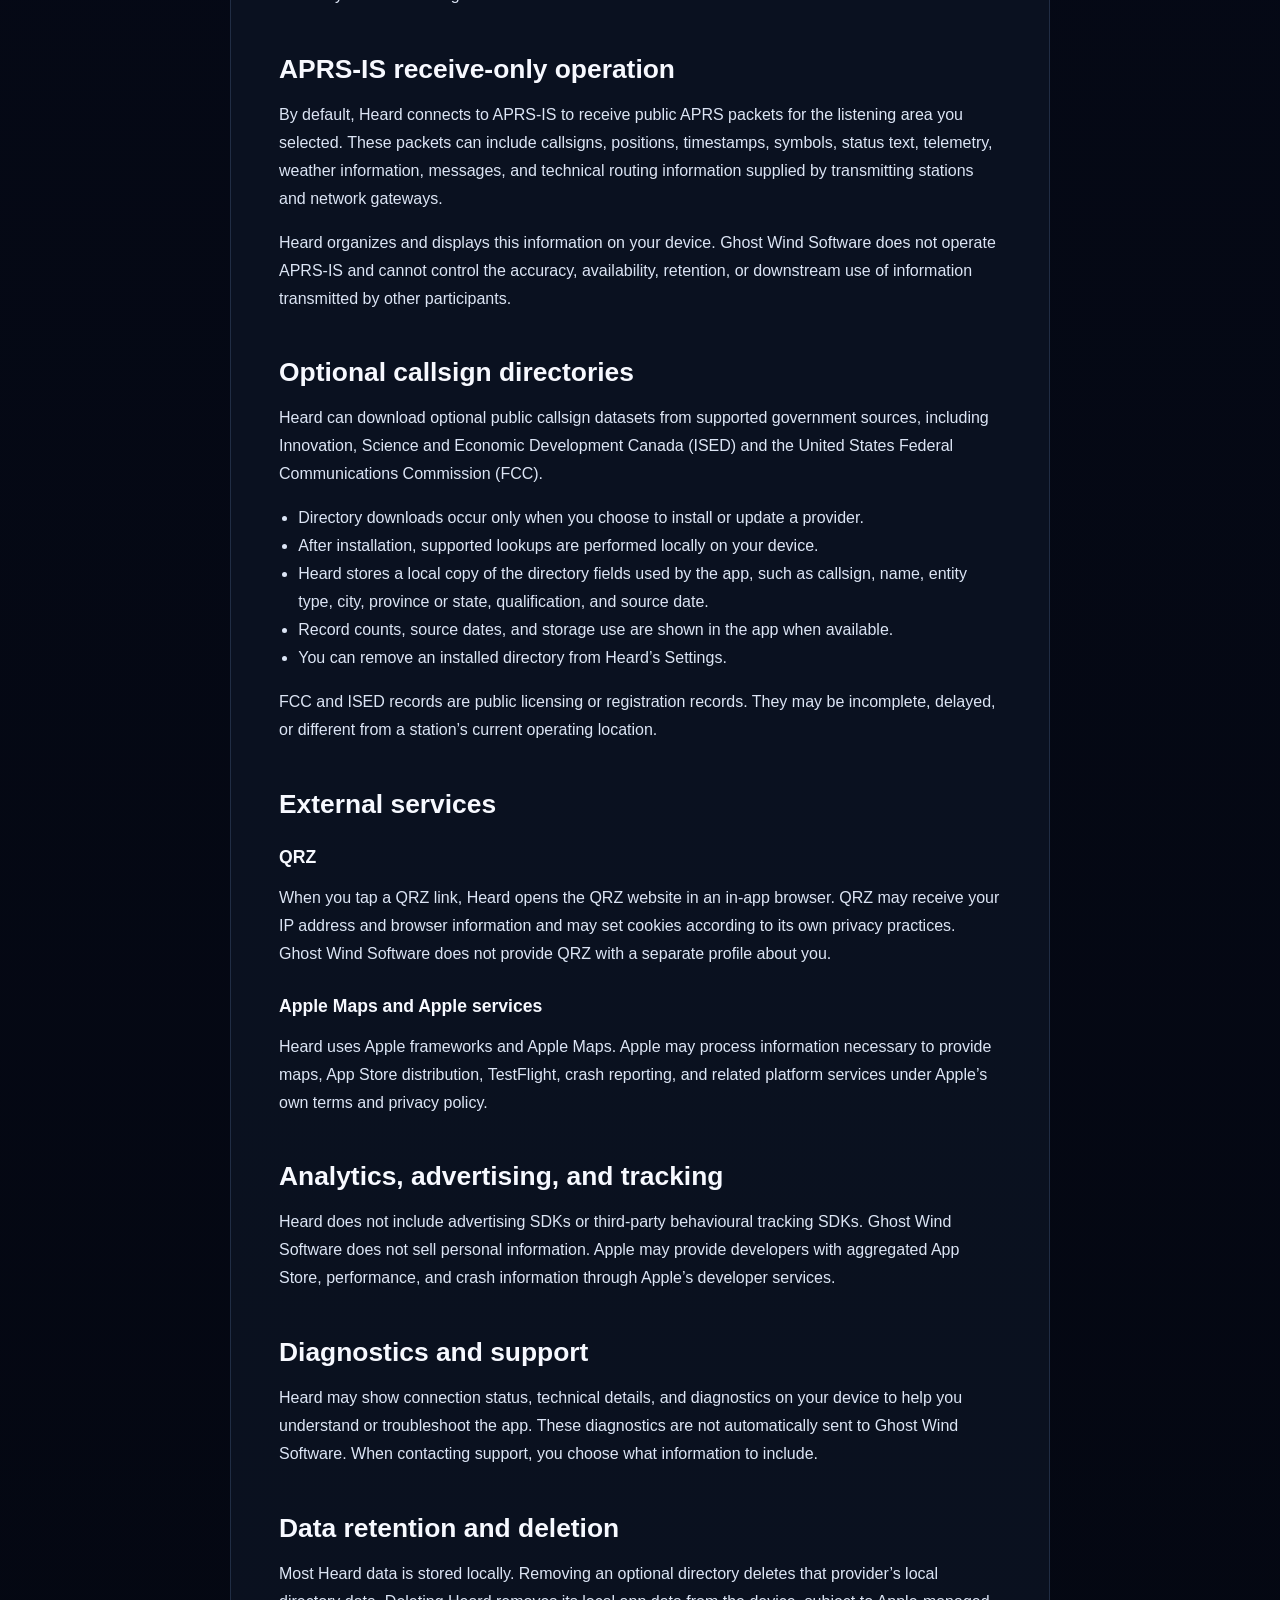
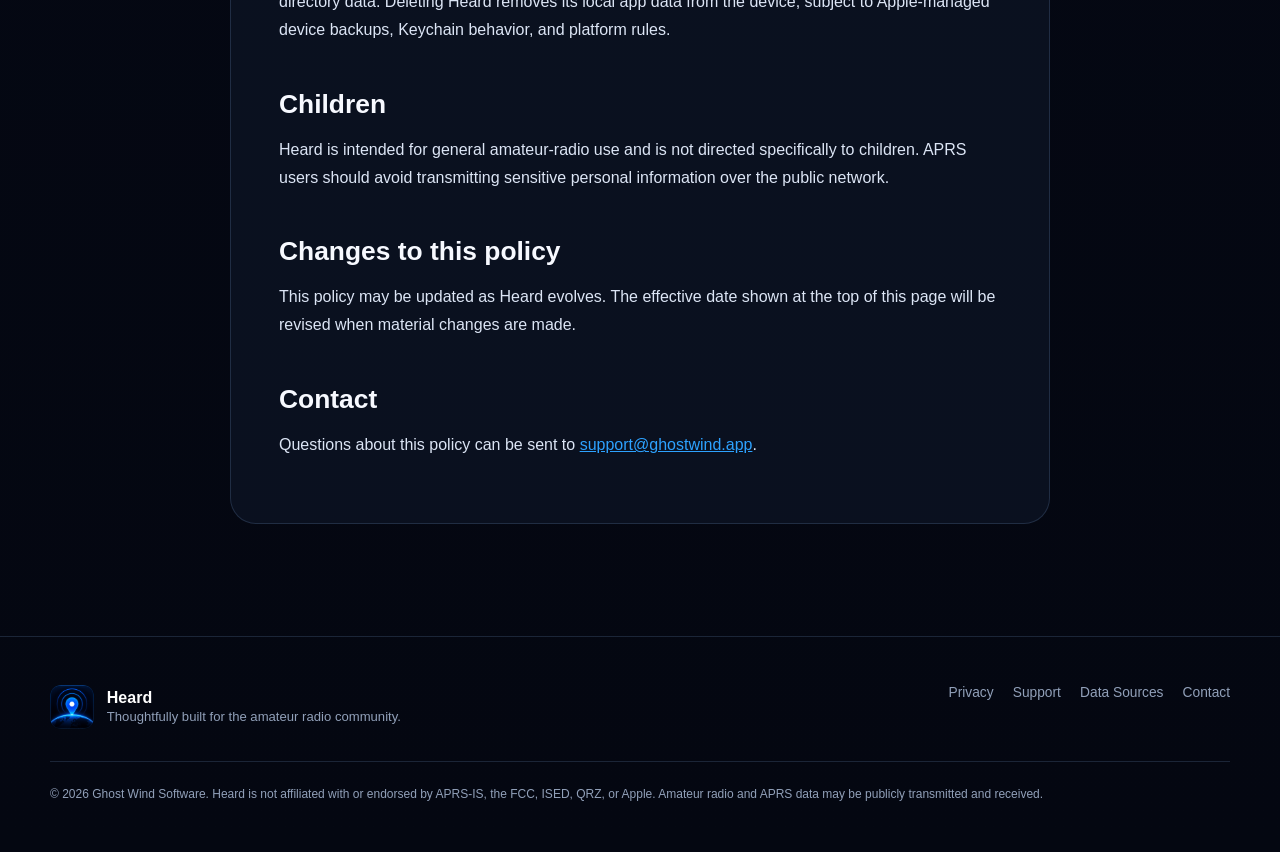
<file: privacy/index.html>
<!doctype html>
<html lang="en">
<head>
  <script>document.documentElement.classList.add('js')</script>
  <meta charset="utf-8">
  <meta name="viewport" content="width=device-width, initial-scale=1, viewport-fit=cover">
  <title>Privacy Policy — Heard APRS App</title>
  <meta name="description" content="Privacy policy for Heard, the iPhone APRS app from Ghost Wind Software, covering APRS-IS, optional location, local settings, directories, Keychain use, and QRZ lookup.">
  <meta name="theme-color" content="#050916">
  <meta name="color-scheme" content="dark">
  <meta name="robots" content="index, follow">
  <meta property="og:title" content="Privacy Policy — Heard">
  <meta property="og:description" content="How Heard handles APRS-IS receive-only operation, optional location, local callsign directories, app settings, and external QRZ lookup.">
  <meta property="og:image" content="../Assets/og-heard.jpg">
  <meta property="og:type" content="website">
  <meta property="og:site_name" content="Heard">
  <meta name="twitter:card" content="summary_large_image">
  <link rel="icon" href="../Assets/favicon-32.png">
  <link rel="apple-touch-icon" href="../Assets/apple-touch-icon.png">
  <link rel="manifest" href="../site.webmanifest">
  <link rel="stylesheet" href="../css/main.css">
</head>
<body>
<a class="skip-link" href="#main">Skip to content</a>
<header class="site-header"><nav class="nav" aria-label="Main navigation"><a class="brand" href="../"><img src="../Assets/icon-512.png" alt=""><span>Heard<small>by Ghost Wind Software</small></span></a><button class="menu-button" type="button" aria-label="Open navigation" aria-expanded="false" aria-controls="main-navigation">☰</button><div class="nav-links" id="main-navigation"><a href="../#features">Features</a><a href="../#screenshots">Screenshots</a><a href="../support/">Support</a><a href="../privacy/" aria-current="page">Privacy</a><a href="../data-sources/">Data Sources</a><a class="nav-cta" href="../#download">App Store</a></div></nav></header>
<main id="main">
  <section class="page-hero"><div class="narrow"><p class="eyebrow">Heard for iPhone</p><h1>Privacy Policy</h1><p>A plain-language explanation of how Heard uses APRS network data, optional location, local settings, optional callsign directories, and external services.</p><span class="page-meta">Effective August 1, 2026 · Privacy Policy URL: /privacy/</span></div></section>
  <section class="prose"><div class="narrow"><div class="prose-card">
    <h2>Overview</h2>
    <p>Heard is an amateur-radio APRS application developed by Ghost Wind Software. This policy explains what information Heard uses, where it is processed, and the choices available to you.</p>
    <div class="notice"><strong>Important:</strong> APRS is a public radio and internet-linked network. Callsigns, positions, status text, messages, and other packets transmitted through APRS may be received, relayed, logged, or displayed by stations and services outside Ghost Wind Software’s control.</div>

    <h2>Information you provide</h2>
    <h3>Callsign and app settings</h3>
    <p>Your callsign, listening-area configuration, filters, map preferences, directory selections, onboarding state, and similar app settings are stored locally on your device so Heard can operate. Ghost Wind Software does not automatically receive this information.</p>
    <h3>Optional APRS messaging and credentials</h3>
    <p>Heard listens in receive-only mode by default. When you deliberately configure and use APRS messaging or another sending-related feature, your callsign and message content are transmitted through APRS-IS and may be relayed across the wider APRS network. APRS messages should not be considered private or confidential.</p>
    <p>Receive-only listening does not require Heard to collect an account password. If Heard asks you to save an APRS-IS passcode, QRZ credential, or another sensitive credential for an optional feature, that credential is stored on your device using Apple Keychain.</p>

    <h2>Location</h2>
    <p>Location permission is optional. When granted, Heard uses your device location to create or update a nearby listening area, position or recenter the map, and calculate distances. Heard does not use location for advertising and does not send your precise device location to Ghost Wind Software.</p>
    <p>Your selected listening-area coordinates may be included in a filter sent to APRS-IS so the network can provide packets for the requested geographic area. You can choose a different listening area manually instead of using device location.</p>

    <h2>APRS-IS receive-only operation</h2>
    <p>By default, Heard connects to APRS-IS to receive public APRS packets for the listening area you selected. These packets can include callsigns, positions, timestamps, symbols, status text, telemetry, weather information, messages, and technical routing information supplied by transmitting stations and network gateways.</p>
    <p>Heard organizes and displays this information on your device. Ghost Wind Software does not operate APRS-IS and cannot control the accuracy, availability, retention, or downstream use of information transmitted by other participants.</p>

    <h2>Optional callsign directories</h2>
    <p>Heard can download optional public callsign datasets from supported government sources, including Innovation, Science and Economic Development Canada (ISED) and the United States Federal Communications Commission (FCC).</p>
    <ul><li>Directory downloads occur only when you choose to install or update a provider.</li><li>After installation, supported lookups are performed locally on your device.</li><li>Heard stores a local copy of the directory fields used by the app, such as callsign, name, entity type, city, province or state, qualification, and source date.</li><li>Record counts, source dates, and storage use are shown in the app when available.</li><li>You can remove an installed directory from Heard’s Settings.</li></ul>
    <p>FCC and ISED records are public licensing or registration records. They may be incomplete, delayed, or different from a station’s current operating location.</p>

    <h2>External services</h2>
    <h3>QRZ</h3>
    <p>When you tap a QRZ link, Heard opens the QRZ website in an in-app browser. QRZ may receive your IP address and browser information and may set cookies according to its own privacy practices. Ghost Wind Software does not provide QRZ with a separate profile about you.</p>
    <h3>Apple Maps and Apple services</h3>
    <p>Heard uses Apple frameworks and Apple Maps. Apple may process information necessary to provide maps, App Store distribution, TestFlight, crash reporting, and related platform services under Apple’s own terms and privacy policy.</p>

    <h2>Analytics, advertising, and tracking</h2>
    <p>Heard does not include advertising SDKs or third-party behavioural tracking SDKs. Ghost Wind Software does not sell personal information. Apple may provide developers with aggregated App Store, performance, and crash information through Apple’s developer services.</p>

    <h2>Diagnostics and support</h2>
    <p>Heard may show connection status, technical details, and diagnostics on your device to help you understand or troubleshoot the app. These diagnostics are not automatically sent to Ghost Wind Software. When contacting support, you choose what information to include.</p>

    <h2>Data retention and deletion</h2>
    <p>Most Heard data is stored locally. Removing an optional directory deletes that provider’s local directory data. Deleting Heard removes its local app data from the device, subject to Apple-managed device backups, Keychain behavior, and platform rules.</p>

    <h2>Children</h2>
    <p>Heard is intended for general amateur-radio use and is not directed specifically to children. APRS users should avoid transmitting sensitive personal information over the public network.</p>

    <h2>Changes to this policy</h2>
    <p>This policy may be updated as Heard evolves. The effective date shown at the top of this page will be revised when material changes are made.</p>

    <h2>Contact</h2>
    <p>Questions about this policy can be sent to <a href="mailto:support@ghostwind.app?subject=Heard%20Privacy">support@ghostwind.app</a>.</p>
  </div></div></section>
</main>
<footer class="site-footer"><div class="container footer-grid"><div class="footer-brand"><img src="../Assets/icon-512.png" alt=""><div><strong>Heard</strong><span>Thoughtfully built for the amateur radio community.</span></div></div><div class="footer-links"><a href="../privacy/">Privacy</a><a href="../support/">Support</a><a href="../data-sources/">Data Sources</a><a href="mailto:support@ghostwind.app">Contact</a></div><div class="footer-note">© <span data-year>2026</span> Ghost Wind Software. Heard is not affiliated with or endorsed by APRS-IS, the FCC, ISED, QRZ, or Apple. Amateur radio and APRS data may be publicly transmitted and received.</div></div></footer>
<script src="../js/main.js" defer></script>
</body>
</html>
</file>
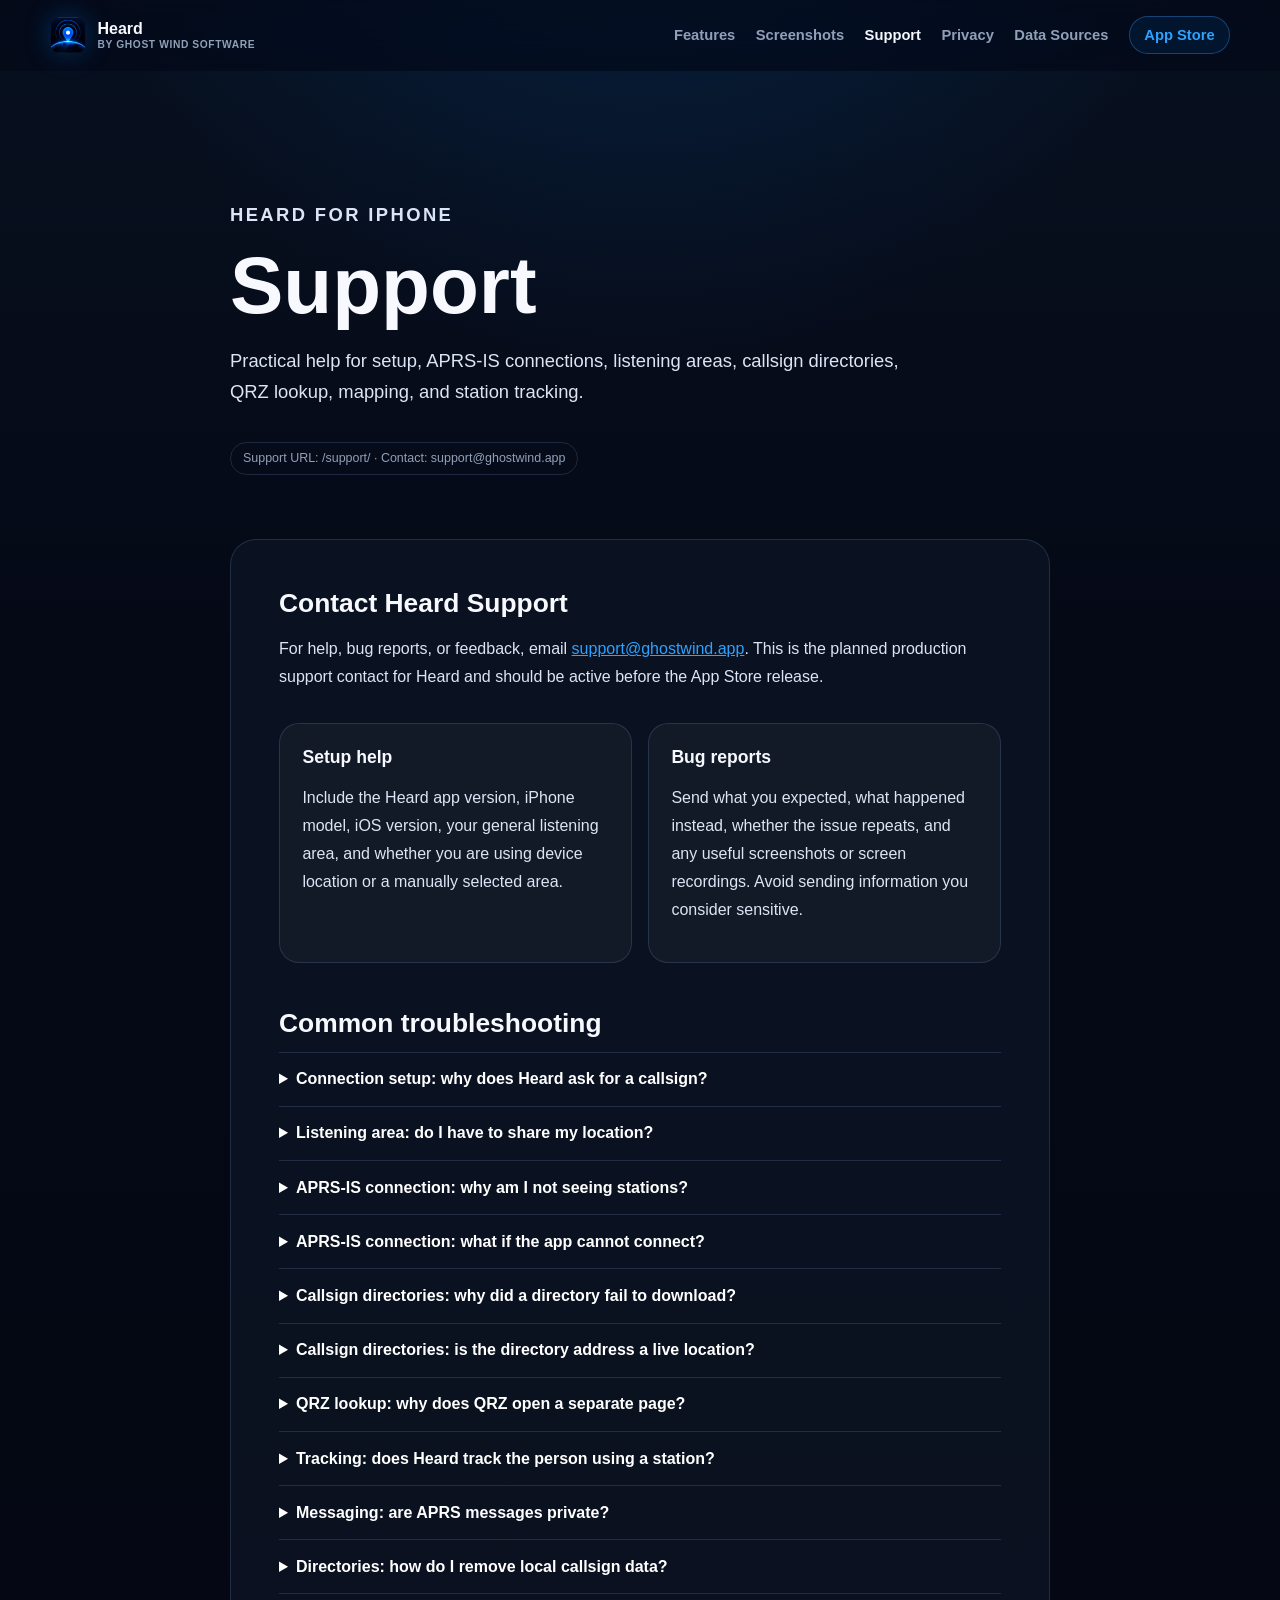
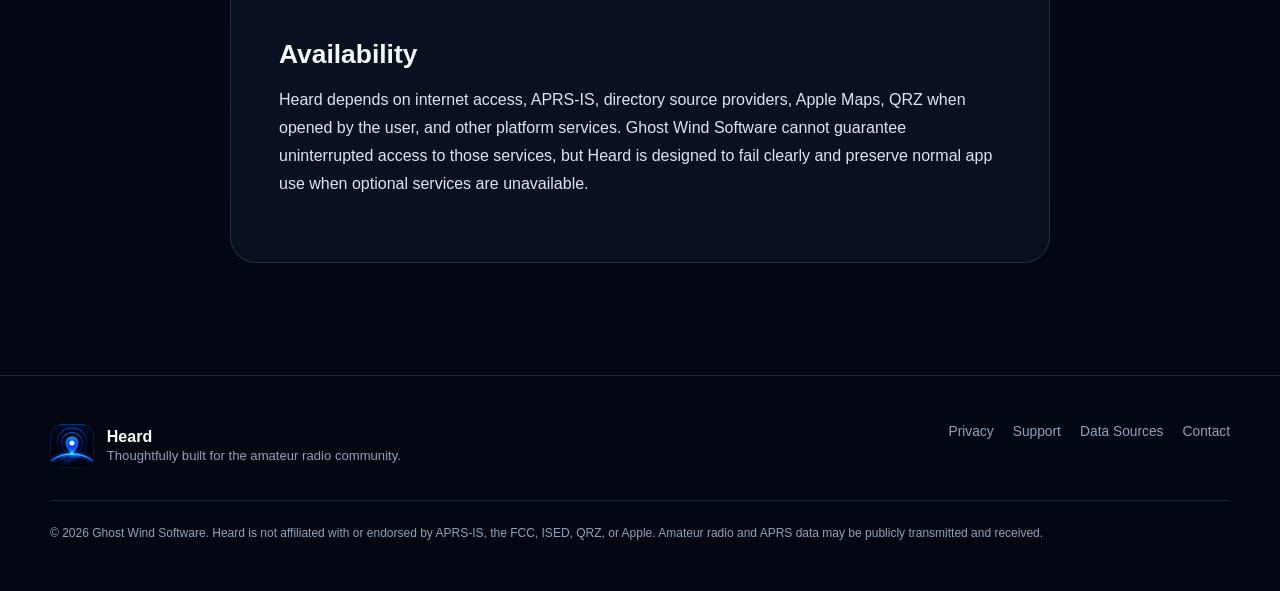
<file: support/index.html>
<!doctype html>
<html lang="en">
<head>
  <script>document.documentElement.classList.add('js')</script>
  <meta charset="utf-8">
  <meta name="viewport" content="width=device-width, initial-scale=1, viewport-fit=cover">
  <title>Support — Heard APRS App</title>
  <meta name="description" content="Support, troubleshooting, bug reporting, and contact information for Heard, the iPhone APRS app from Ghost Wind Software.">
  <meta name="theme-color" content="#050916">
  <meta name="color-scheme" content="dark">
  <meta name="robots" content="index, follow">
  <meta property="og:title" content="Support — Heard">
  <meta property="og:description" content="Help with Heard setup, APRS-IS connections, listening areas, callsign directories, QRZ lookup, and bug reporting.">
  <meta property="og:image" content="../Assets/og-heard.jpg">
  <meta property="og:type" content="website">
  <meta property="og:site_name" content="Heard">
  <meta name="twitter:card" content="summary_large_image">
  <link rel="icon" href="../Assets/favicon-32.png">
  <link rel="apple-touch-icon" href="../Assets/apple-touch-icon.png">
  <link rel="manifest" href="../site.webmanifest">
  <link rel="stylesheet" href="../css/main.css">
</head>
<body>
<a class="skip-link" href="#main">Skip to content</a>
<header class="site-header"><nav class="nav" aria-label="Main navigation"><a class="brand" href="../"><img src="../Assets/icon-512.png" alt=""><span>Heard<small>by Ghost Wind Software</small></span></a><button class="menu-button" type="button" aria-label="Open navigation" aria-expanded="false" aria-controls="main-navigation">☰</button><div class="nav-links" id="main-navigation"><a href="../#features">Features</a><a href="../#screenshots">Screenshots</a><a href="../support/" aria-current="page">Support</a><a href="../privacy/">Privacy</a><a href="../data-sources/">Data Sources</a><a class="nav-cta" href="../#download">App Store</a></div></nav></header>
<main id="main">
  <section class="page-hero"><div class="narrow"><p class="eyebrow">Heard for iPhone</p><h1>Support</h1><p>Practical help for setup, APRS-IS connections, listening areas, callsign directories, QRZ lookup, mapping, and station tracking.</p><span class="page-meta">Support URL: /support/ · Contact: support@ghostwind.app</span></div></section>
  <section class="prose"><div class="narrow"><div class="prose-card">
    <h2>Contact Heard Support</h2>
    <p>For help, bug reports, or feedback, email <a href="mailto:support@ghostwind.app?subject=Heard%20Support">support@ghostwind.app</a>. This is the planned production support contact for Heard and should be active before the App Store release.</p>
    <div class="support-grid">
      <div class="support-card"><h3>Setup help</h3><p>Include the Heard app version, iPhone model, iOS version, your general listening area, and whether you are using device location or a manually selected area.</p></div>
      <div class="support-card"><h3>Bug reports</h3><p>Send what you expected, what happened instead, whether the issue repeats, and any useful screenshots or screen recordings. Avoid sending information you consider sensitive.</p></div>
    </div>
    <h2>Common troubleshooting</h2>
    <div class="faq">
      <details><summary>Connection setup: why does Heard ask for a callsign?</summary><p>APRS-IS uses an amateur-radio callsign as part of the connection identity. Heard validates the basic format during setup. Receive-only listening does not require you to transmit over radio.</p></details>
      <details><summary>Listening area: do I have to share my location?</summary><p>No. Location is optional. It provides the fastest way to create a nearby listening area and recenter the map, but you can choose a different area manually and adjust the radius.</p></details>
      <details><summary>APRS-IS connection: why am I not seeing stations?</summary><p>Confirm that Home says Listening, verify the listening area and radius, and allow time for APRS activity to arrive. Some areas are naturally quieter than others. Connection Details can show whether packets are arriving.</p></details>
      <details><summary>APRS-IS connection: what if the app cannot connect?</summary><p>Check network access, temporarily try a different network, and review any message shown in Connection Details. APRS-IS is an external community-operated system, so server availability and routing can vary.</p></details>
      <details><summary>Callsign directories: why did a directory fail to download?</summary><p>FCC and ISED directory files are hosted by their source providers. Temporary outages, slow connections, interrupted downloads, or limited device storage can prevent installation. You can retry from Settings.</p></details>
      <details><summary>Callsign directories: is the directory address a live location?</summary><p>No. A directory record is licence or registration information. The live map position comes from APRS packets and may be very different from the registration city, state, province, or postal area.</p></details>
      <details><summary>QRZ lookup: why does QRZ open a separate page?</summary><p>QRZ is an external service. Heard opens QRZ only when you choose that action, and QRZ controls its own account requirements, content, cookies, and availability.</p></details>
      <details><summary>Tracking: does Heard track the person using a station?</summary><p>No. Heard displays APRS position reports associated with a callsign or station identifier. It does not know who is physically carrying or operating a station.</p></details>
      <details><summary>Messaging: are APRS messages private?</summary><p>No. APRS messages can be carried over public radio and internet-linked infrastructure. Do not send confidential or sensitive information over APRS.</p></details>
      <details><summary>Directories: how do I remove local callsign data?</summary><p>Open Settings, choose Callsign Directories, select the installed country, and use Remove Directory. Other installed countries remain available.</p></details>
    </div>
    <h2>Availability</h2>
    <p>Heard depends on internet access, APRS-IS, directory source providers, Apple Maps, QRZ when opened by the user, and other platform services. Ghost Wind Software cannot guarantee uninterrupted access to those services, but Heard is designed to fail clearly and preserve normal app use when optional services are unavailable.</p>
  </div></div></section>
</main>
<footer class="site-footer"><div class="container footer-grid"><div class="footer-brand"><img src="../Assets/icon-512.png" alt=""><div><strong>Heard</strong><span>Thoughtfully built for the amateur radio community.</span></div></div><div class="footer-links"><a href="../privacy/">Privacy</a><a href="../support/">Support</a><a href="../data-sources/">Data Sources</a><a href="mailto:support@ghostwind.app">Contact</a></div><div class="footer-note">© <span data-year>2026</span> Ghost Wind Software. Heard is not affiliated with or endorsed by APRS-IS, the FCC, ISED, QRZ, or Apple. Amateur radio and APRS data may be publicly transmitted and received.</div></div></footer>
<script src="../js/main.js" defer></script>
</body>
</html>
</file>
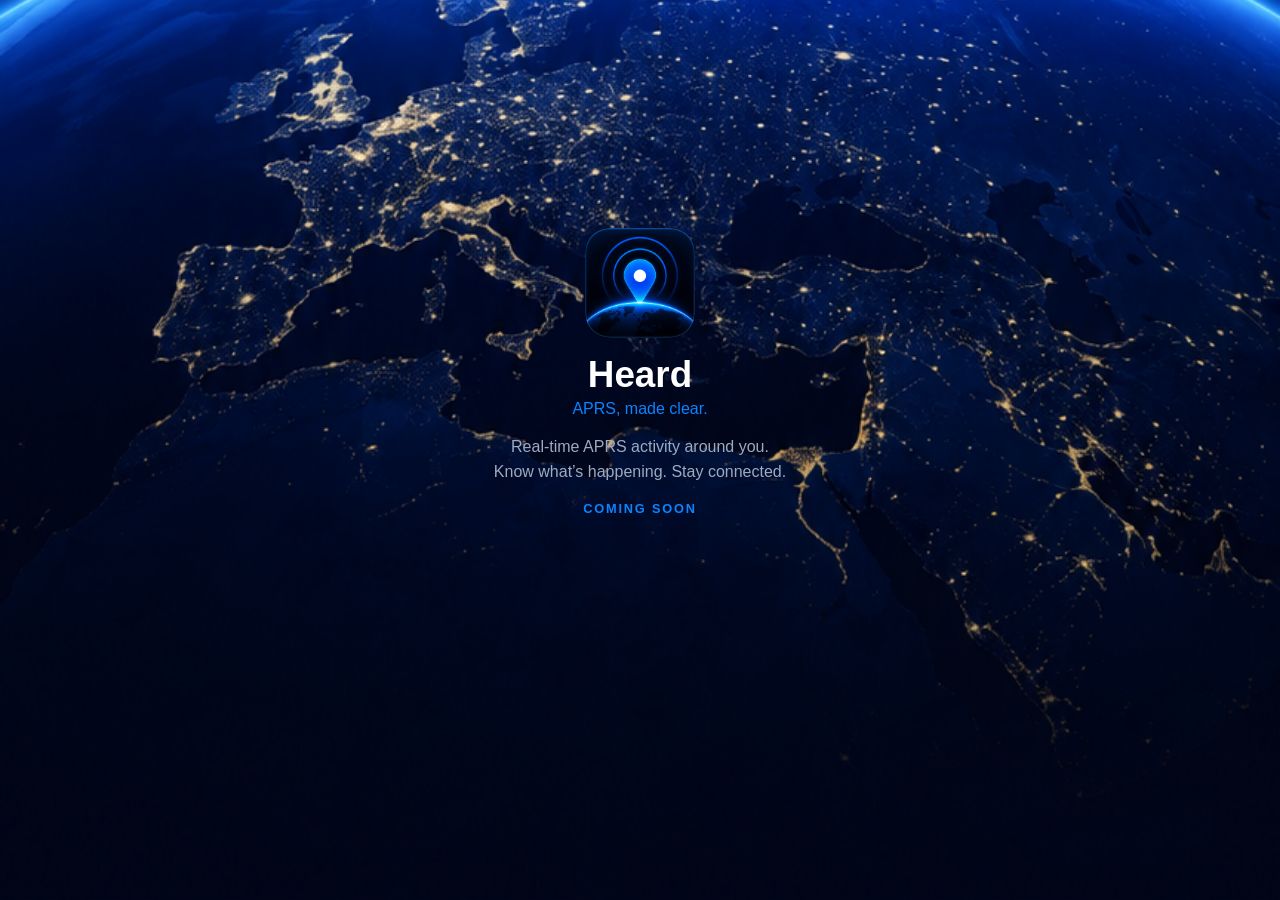
<file: legacy-coming-soon.html>
<!doctype html><html lang="en"><head><script>document.documentElement.classList.add('js')</script><meta charset="utf-8"><meta name="viewport" content="width=device-width,initial-scale=1"><title>Heard — APRS, made clear.</title><style>body{margin:0;min-height:100svh;display:grid;place-items:center;text-align:center;background:#0A0F1F;color:white;font-family:-apple-system,BlinkMacSystemFont,sans-serif;background-image:url('./Assets/heard-horizon-mobile.png');background-position:center bottom;background-size:cover}.box{padding:2rem;transform:translateY(-8vh)}img{width:110px;border-radius:24px}h1{margin:.8rem 0 .2rem;font-size:2.3rem}.tag{color:#0A84FF}.lede{color:#9EAABF;line-height:1.6}.soon{color:#0A84FF;text-transform:uppercase;letter-spacing:.14em;font-size:.8rem;font-weight:700}</style></head><body><main class="box"><img src="./Assets/app-icon.png" alt="Heard"><h1>Heard</h1><div class="tag">APRS, made clear.</div><p class="lede">Real-time APRS activity around you.<br>Know what’s happening. Stay connected.</p><p class="soon">Coming Soon</p></main></body></html>
</file>
<file: css/main.css>
/* Heard launch website — Ghost Wind Software */
:root {
  --midnight: #050916;
  --midnight-2: #090f20;
  --surface: rgba(16, 25, 45, 0.72);
  --surface-strong: #10182a;
  --surface-soft: rgba(255, 255, 255, 0.055);
  --line: rgba(151, 190, 255, 0.16);
  --line-strong: rgba(62, 158, 255, 0.34);
  --blue: #0a84ff;
  --blue-bright: #2da2ff;
  --cyan: #32d7ff;
  --white: #f7f9ff;
  --text: #dce5f5;
  --muted: #91a0b9;
  --muted-2: #66758f;
  --success: #32d7a0;
  --danger: #ff5f68;
  --max: 1180px;
  --radius-lg: 32px;
  --radius-md: 22px;
  --shadow: 0 28px 80px rgba(0, 0, 0, 0.38);
  color-scheme: dark;
}

* { box-sizing: border-box; }
html { scroll-behavior: smooth; background: var(--midnight); }
body {
  margin: 0;
  min-width: 320px;
  font-family: -apple-system, BlinkMacSystemFont, "SF Pro Display", "SF Pro Text", "Segoe UI", sans-serif;
  color: var(--white);
  background:
    radial-gradient(circle at 50% -10%, rgba(10, 132, 255, 0.17), transparent 37rem),
    linear-gradient(180deg, #07101f 0%, var(--midnight) 30%, #040711 100%);
  overflow-x: clip;
  -webkit-font-smoothing: antialiased;
}
body::before {
  content: "";
  position: fixed;
  inset: 0;
  z-index: -2;
  pointer-events: none;
  background-image:
    linear-gradient(rgba(85, 140, 220, 0.025) 1px, transparent 1px),
    linear-gradient(90deg, rgba(85, 140, 220, 0.025) 1px, transparent 1px);
  background-size: 48px 48px;
  mask-image: linear-gradient(to bottom, black, transparent 72%);
}
img { max-width: 100%; height: auto; }
a { color: inherit; }
button, a { -webkit-tap-highlight-color: transparent; }
button { font: inherit; }
:focus-visible { outline: 3px solid rgba(50, 215, 255, .9); outline-offset: 4px; }

.skip-link {
  position: fixed; left: 1rem; top: -5rem; z-index: 999;
  padding: .75rem 1rem; border-radius: 12px; color: white; background: var(--blue);
}
.skip-link:focus { top: 1rem; }

.site-header {
  position: sticky; top: 0; z-index: 30;
  border-bottom: 1px solid transparent;
  background: rgba(5, 9, 22, 0.7);
  backdrop-filter: blur(20px) saturate(150%);
  -webkit-backdrop-filter: blur(20px) saturate(150%);
}
.site-header.scrolled { border-color: var(--line); }
.nav {
  width: min(var(--max), calc(100% - 2rem)); min-height: 70px; margin: auto;
  display: flex; align-items: center; justify-content: space-between; gap: 1rem;
}
.brand { display: inline-flex; align-items: center; gap: .72rem; text-decoration: none; font-weight: 750; letter-spacing: 0; }
.brand img { width: 36px; height: 36px; border-radius: 9px; box-shadow: 0 0 26px rgba(10,132,255,.28); }
.brand small { display: block; margin-top: .08rem; color: var(--muted); font-size: .64rem; font-weight: 600; letter-spacing: .06em; text-transform: uppercase; }
.nav-links { display: flex; align-items: center; gap: clamp(.85rem, 1.6vw, 1.4rem); }
.nav-links a { text-decoration: none; color: var(--muted); font-size: .92rem; font-weight: 620; white-space: nowrap; }
.nav-links a:hover, .nav-links a[aria-current="page"] { color: var(--white); }
.nav-cta { padding: .62rem .9rem; border: 1px solid var(--line-strong); border-radius: 999px; color: var(--blue-bright) !important; background: rgba(10,132,255,.09); }
.menu-button { display: none; width: 44px; height: 44px; border: 1px solid var(--line); border-radius: 14px; background: var(--surface-soft); color: white; }

.container { width: min(var(--max), calc(100% - 2rem)); margin-inline: auto; }
.narrow { width: min(820px, calc(100% - 2rem)); margin-inline: auto; }
.eyebrow { margin: 0 0 1rem; color: var(--cyan); font-size: .79rem; font-weight: 760; letter-spacing: .13em; text-transform: uppercase; }
.display { margin: 0; font-size: 6rem; line-height: .96; letter-spacing: 0; }
.headline-nowrap { white-space: nowrap; }
.gradient-text { background: linear-gradient(130deg, #fff 22%, #77c5ff 68%, #28ddff); background-clip: text; -webkit-background-clip: text; color: transparent; }
.section-title { margin: 0; max-width: 800px; font-size: 4.2rem; line-height: 1.03; letter-spacing: 0; }
.section-lede { margin: 1.25rem 0 0; max-width: 690px; color: var(--text); font-size: 1.18rem; line-height: 1.7; }
.muted { color: var(--muted); }
.kicker { color: var(--blue-bright); font-size: .9rem; font-weight: 720; }

.button-row { display: flex; flex-wrap: wrap; gap: .8rem; margin-top: 2rem; }
.button { display: inline-flex; align-items: center; justify-content: center; gap: .55rem; min-height: 50px; padding: .8rem 1.1rem; border: 1px solid var(--line); border-radius: 15px; text-align: center; text-decoration: none; font-weight: 700; }
.button.primary { color: white; border-color: rgba(66, 170, 255, .45); background: linear-gradient(180deg, #168dff, #0876df); box-shadow: 0 10px 30px rgba(10,132,255,.22); }
.button.secondary { background: rgba(255,255,255,.055); }
.button:hover { transform: translateY(-1px); }
.button .tiny { display: block; font-size: .65rem; color: rgba(255,255,255,.68); font-weight: 560; }
.app-store-placeholder { min-width: 178px; }
.cta-note { position: relative; z-index: 1; margin: 1.1rem 0 0; color: var(--muted); font-size: .9rem; }
.cta-note a { color: var(--text); }

.hero { position: relative; min-height: 910px; padding: clamp(5rem, 9vw, 8rem) 0 5rem; overflow: hidden; }
.hero::after {
  content: ""; position: absolute; z-index: -1; left: 50%; bottom: -170px; translate: -50% 0;
  width: max(1500px, 110vw); height: 700px;
  background: url('../Assets/heard-horizon-desktop.png') center bottom / contain no-repeat;
  opacity: .88; filter: saturate(1.08);
  mask-image: linear-gradient(to bottom, transparent 2%, black 43%, black 100%);
}
.hero-grid { display: grid; grid-template-columns: minmax(0, .92fr) minmax(430px, 1.08fr); gap: clamp(2rem, 6vw, 6rem); align-items: center; }
.hero-copy { padding-bottom: 5rem; }
.hero-brand { display: inline-flex; align-items: center; gap: 1rem; margin-bottom: 1.7rem; }
.hero-brand img { width: 84px; border-radius: 20px; box-shadow: 0 15px 55px rgba(10,132,255,.34); }
.hero-brand div { color: var(--muted); font-weight: 650; }
.hero-brand strong { display: block; color: white; font-size: 1.4rem; letter-spacing: 0; }
.hero-copy .section-lede { max-width: 600px; }
.hero-note { display: flex; align-items: center; gap: .55rem; margin-top: 1.3rem; color: var(--muted); font-size: .84rem; }
.hero-note::before { content: ""; width: 7px; height: 7px; border-radius: 50%; background: var(--success); box-shadow: 0 0 14px var(--success); }

.phone-stage { position: relative; min-height: 690px; perspective: 1400px; }
.phone {
  --device-radius: 52px;
  --screen-radius: 42px;
  --frame-width: 7px;
  --bezel-width: 9px;
  position: absolute;
  overflow: hidden;
  padding: calc(var(--frame-width) + var(--bezel-width));
  border-radius: var(--device-radius);
  background:
    linear-gradient(90deg, rgba(255,255,255,.18), transparent 9%, transparent 91%, rgba(255,255,255,.14)),
    linear-gradient(145deg, #7c8798 0%, #202837 16%, #05070c 46%, #303a4d 78%, #a2acbc 100%);
  box-shadow:
    0 54px 110px rgba(0, 0, 0, .62),
    0 0 70px rgba(10, 132, 255, .18),
    inset 0 0 0 1px rgba(255, 255, 255, .34),
    inset 0 0 0 var(--frame-width) #090c13,
    inset 0 0 0 calc(var(--frame-width) + 1px) rgba(255,255,255,.11);
}
.phone::before,
.device-card .phone-single::before {
  content: "";
  position: absolute;
  inset: calc(var(--frame-width) + var(--bezel-width));
  z-index: 3;
  pointer-events: none;
  border-radius: var(--screen-radius);
  background:
    linear-gradient(112deg, rgba(255,255,255,.24) 0%, rgba(255,255,255,.09) 12%, transparent 34%),
    linear-gradient(180deg, rgba(255,255,255,.14), transparent 9%, transparent 88%, rgba(255,255,255,.08));
  mix-blend-mode: screen;
  opacity: .52;
}
.phone::after,
.device-card .phone-single::after {
  content: "";
  position: absolute;
  left: 50%;
  top: calc(var(--frame-width) + var(--bezel-width) + 13px);
  z-index: 5;
  translate: -50% 0;
  width: 31%;
  height: 3.15%;
  min-height: 19px;
  border-radius: 999px;
  background:
    radial-gradient(circle at 74% 50%, rgba(55,72,94,.62) 0 6%, transparent 8%),
    linear-gradient(180deg, #12151d, #020307 68%);
  box-shadow:
    inset 0 1px 1px rgba(255,255,255,.09),
    inset 0 -1px 1px rgba(255,255,255,.05),
    0 1px 1px rgba(255,255,255,.08);
}
.phone img {
  display: block;
  position: relative;
  z-index: 1;
  width: 100%;
  height: auto;
  border: var(--bezel-width) solid #030409;
  border-radius: var(--screen-radius);
  background: #05070d;
  object-fit: cover;
}
.phone.main { width: 368px; left: 50%; top: 0; translate: -50% 0; z-index: 3; }
.phone.left { width: 272px; left: -16px; top: 132px; transform: rotateY(18deg) rotateZ(-5deg); z-index: 1; opacity: .9; }
.phone.right { width: 272px; right: -16px; top: 132px; transform: rotateY(-18deg) rotateZ(5deg); z-index: 2; opacity: .92; }
.phone-glow { position: absolute; left: 50%; top: 48%; translate: -50% -50%; width: 650px; height: 650px; border-radius: 50%; background: radial-gradient(circle, rgba(24,145,255,.34), rgba(18,83,160,.16) 36%, transparent 66%); filter: blur(30px); }
.hero-device-render { position: relative; z-index: 2; display: block; width: min(760px, 112%); max-width: none; margin: -1.5rem 0 0 50%; translate: -50% 0; filter: saturate(1.04); }

.trust-strip { margin-top: -1rem; padding: 1rem 0 6rem; }
.trust-grid { display: grid; grid-template-columns: repeat(4, 1fr); gap: .8rem; }
.trust-item { padding: 1.05rem; border: 1px solid var(--line); border-radius: 18px; background: rgba(11,18,34,.68); text-align: center; }
.trust-item strong { display: block; font-size: 1rem; }
.trust-item span { color: var(--muted); font-size: .8rem; }

.section { padding: clamp(5rem, 10vw, 9rem) 0; }
.section-head { margin-bottom: clamp(2.25rem, 5vw, 4rem); }
.feature-row { display: grid; grid-template-columns: minmax(0, 1fr) minmax(360px, .8fr); gap: clamp(3rem, 8vw, 7rem); align-items: center; }
.feature-row.reverse { grid-template-columns: minmax(360px, .8fr) minmax(0, 1fr); }
.feature-row.reverse .feature-copy { order: 2; }
.feature-copy h3 { margin: .6rem 0 1rem; font-size: 3.25rem; line-height: 1.05; letter-spacing: 0; }
.feature-copy p { color: var(--text); font-size: 1.08rem; line-height: 1.72; }
.feature-list { list-style: none; padding: 0; margin: 1.6rem 0 0; display: grid; gap: .85rem; }
.feature-list li { position: relative; padding-left: 1.7rem; color: var(--text); }
.feature-list li::before { content: ""; position: absolute; left: 0; top: .47rem; width: 8px; height: 8px; border-radius: 50%; background: var(--blue); box-shadow: 0 0 14px rgba(10,132,255,.8); }
.device-card {
  position: relative;
  display: grid;
  place-items: center;
  min-height: 700px;
  border: 1px solid var(--line);
  border-radius: var(--radius-lg);
  background:
    radial-gradient(circle at 50% 18%, rgba(47, 162, 255, .18), transparent 35%),
    linear-gradient(155deg, rgba(14,32,60,.78), rgba(5,9,20,.5));
  overflow: hidden;
  box-shadow: var(--shadow);
}
.device-card::before { content: ""; position: absolute; inset: auto -15% -32% -15%; height: 65%; background: url('../Assets/heard-horizon-desktop.png') center bottom / cover no-repeat; opacity: .45; mask-image: linear-gradient(transparent, black 52%); }
.device-card .phone-single {
  --device-radius: 52px;
  --screen-radius: 42px;
  --frame-width: 7px;
  --bezel-width: 9px;
  position: relative;
  overflow: hidden;
  width: min(368px, 76%);
  padding: calc(var(--frame-width) + var(--bezel-width));
  border-radius: var(--device-radius);
  background:
    linear-gradient(90deg, rgba(255,255,255,.18), transparent 9%, transparent 91%, rgba(255,255,255,.14)),
    linear-gradient(145deg, #7c8798 0%, #202837 16%, #05070c 46%, #303a4d 78%, #a2acbc 100%);
  box-shadow:
    0 54px 110px rgba(0,0,0,.62),
    0 0 70px rgba(10,132,255,.16),
    inset 0 0 0 1px rgba(255,255,255,.34),
    inset 0 0 0 var(--frame-width) #090c13,
    inset 0 0 0 calc(var(--frame-width) + 1px) rgba(255,255,255,.11);
}
.device-card .phone-single img {
  display: block;
  position: relative;
  z-index: 1;
  width: 100%;
  height: auto;
  border: var(--bezel-width) solid #030409;
  border-radius: var(--screen-radius);
  background: #05070d;
  object-fit: cover;
}
.device-card.wide-shot .phone-single { width: min(408px, 80%); }
.feature-device-render { position: relative; z-index: 1; display: block; width: min(390px, 82%); max-width: none; translate: 0 4.5%; filter: saturate(1.03); }

.feature-cards { display: grid; grid-template-columns: repeat(3, 1fr); gap: 1rem; }
.feature-card { position: relative; min-height: 260px; padding: 1.7rem; border: 1px solid var(--line); border-radius: 24px; background: linear-gradient(145deg, rgba(18,29,50,.92), rgba(7,12,24,.75)); overflow: hidden; }
.feature-card::after { content: ""; position: absolute; inset: auto -3rem -5rem auto; width: 10rem; height: 10rem; border-radius: 50%; background: rgba(10,132,255,.18); filter: blur(25px); }
.feature-icon { display: inline-grid; place-items: center; width: 44px; height: 44px; border: 1px solid rgba(56,167,255,.32); border-radius: 14px; background: rgba(10,132,255,.1); color: var(--cyan); font-size: 1.3rem; }
.feature-card h3 { margin: 1.35rem 0 .6rem; font-size: 1.35rem; letter-spacing: 0; }
.feature-card p { margin: 0; color: var(--muted); line-height: 1.65; }

.privacy-panel { position: relative; display: grid; grid-template-columns: 1fr 1fr; gap: 2.5rem; padding: clamp(2rem, 5vw, 4.5rem); border: 1px solid var(--line-strong); border-radius: var(--radius-lg); background: linear-gradient(135deg, rgba(8,31,61,.9), rgba(5,10,23,.9)); overflow: hidden; box-shadow: var(--shadow); }
.privacy-panel::before { content: ""; position: absolute; width: 430px; height: 430px; right: -130px; top: -180px; border-radius: 50%; background: radial-gradient(circle, rgba(31,160,255,.28), transparent 67%); }
.privacy-points { display: grid; grid-template-columns: 1fr 1fr; gap: .8rem; }
.privacy-point { padding: 1rem; border: 1px solid var(--line); border-radius: 17px; background: rgba(255,255,255,.04); }
.privacy-point strong { display: block; margin-bottom: .3rem; }
.privacy-point span { color: var(--muted); font-size: .86rem; line-height: 1.5; }

.gallery { display: grid; grid-template-columns: repeat(3, minmax(0, 1fr)); gap: clamp(1.1rem, 2.5vw, 2rem); align-items: start; max-width: 980px; margin-inline: auto; }
.gallery button {
  --device-radius: 30px;
  --screen-radius: 24px;
  --frame-width: 4px;
  --bezel-width: 5px;
  position: relative;
  overflow: hidden;
  padding: calc(var(--frame-width) + var(--bezel-width));
  border: 0;
  border-radius: var(--device-radius);
  background:
    linear-gradient(90deg, rgba(255,255,255,.16), transparent 10%, transparent 90%, rgba(255,255,255,.12)),
    linear-gradient(145deg, #6f7a8c 0%, #1b2230 18%, #05070c 48%, #273245 78%, #9aa5b6 100%);
  box-shadow:
    0 28px 62px rgba(0,0,0,.46),
    inset 0 0 0 1px rgba(255,255,255,.28),
    inset 0 0 0 var(--frame-width) #090c13;
  cursor: zoom-in;
}
.gallery button::before {
  content: "";
  position: absolute;
  inset: calc(var(--frame-width) + var(--bezel-width));
  z-index: 2;
  pointer-events: none;
  border-radius: var(--screen-radius);
  background: linear-gradient(112deg, rgba(255,255,255,.22), transparent 32%);
  mix-blend-mode: screen;
  opacity: .42;
}
.gallery button::after {
  content: "";
  position: absolute;
  left: 50%;
  top: calc(var(--frame-width) + var(--bezel-width) + 6px);
  translate: -50% 0;
  z-index: 4;
  width: 31%;
  height: 3.15%;
  min-height: 10px;
  border-radius: 999px;
  background:
    radial-gradient(circle at 74% 50%, rgba(55,72,94,.62) 0 6%, transparent 8%),
    linear-gradient(180deg, #12151d, #020307 68%);
  box-shadow: inset 0 1px 1px rgba(255,255,255,.08);
}
.gallery button:nth-child(3n + 2) { margin-top: 2.25rem; }
.gallery img {
  display: block;
  position: relative;
  z-index: 1;
  width: 100%;
  border: var(--bezel-width) solid #030409;
  border-radius: var(--screen-radius);
}
.gallery button:hover { transform: translateY(-5px); box-shadow: 0 34px 70px rgba(0,0,0,.5), 0 0 34px rgba(10,132,255,.14), inset 0 0 0 1px rgba(255,255,255,.32), inset 0 0 0 var(--frame-width) #090c13; }

dialog { width: min(92vw, 430px); max-height: 92vh; padding: 0; border: 1px solid rgba(255,255,255,.26); border-radius: 28px; background: #000; box-shadow: 0 40px 120px rgba(0,0,0,.75); }
dialog::backdrop { background: rgba(0,3,12,.82); backdrop-filter: blur(15px); }
dialog img { width: 100%; display: block; }
.dialog-close { position: fixed; top: max(1rem, env(safe-area-inset-top)); right: 1rem; width: 44px; height: 44px; border-radius: 50%; border: 1px solid rgba(255,255,255,.25); color: white; background: rgba(0,0,0,.7); font-size: 1.25rem; cursor: pointer; }

.cta { position: relative; overflow: hidden; text-align: center; padding: clamp(4rem, 10vw, 8rem) 1.2rem; border: 1px solid var(--line); border-radius: var(--radius-lg); background: linear-gradient(180deg, rgba(10,25,50,.88), rgba(4,8,19,.88)); }
.cta::after { content: ""; position: absolute; inset: auto 0 -10% 0; height: 75%; background: url('../Assets/heard-horizon-desktop.png') center bottom / cover no-repeat; opacity: .7; mask-image: linear-gradient(transparent, black 38%); }
.cta > * { position: relative; z-index: 1; }
.cta .section-title { margin-inline: auto; }
.cta .section-lede { margin-inline: auto; }
.cta .button-row { justify-content: center; }

.site-footer { padding: 3rem 0 calc(3rem + env(safe-area-inset-bottom)); border-top: 1px solid var(--line); color: var(--muted); }
.footer-grid { display: grid; grid-template-columns: 1fr auto; gap: 2rem; align-items: start; }
.footer-brand { display: flex; gap: .8rem; align-items: center; }
.footer-brand img { width: 44px; border-radius: 11px; }
.footer-brand strong { color: white; display: block; }
.footer-brand span { font-size: .82rem; }
.footer-links { display: flex; flex-wrap: wrap; justify-content: flex-end; gap: 1.2rem; font-size: .86rem; }
.footer-links a { text-decoration: none; }
.footer-note { grid-column: 1 / -1; padding-top: 1.4rem; border-top: 1px solid var(--line); font-size: .75rem; line-height: 1.6; }

/* Information pages */
.page-hero { padding: clamp(5rem, 10vw, 8rem) 0 3rem; }
.page-hero h1 { margin: 0; font-size: 5rem; letter-spacing: 0; line-height: 1; }
.page-hero p { max-width: 700px; color: var(--text); font-size: 1.15rem; line-height: 1.7; }
.page-meta { display: inline-flex; margin-top: 1rem; padding: .55rem .75rem; border: 1px solid var(--line); border-radius: 999px; color: var(--muted); font-size: .78rem; }
.error-icon { border-radius: 20px; box-shadow: 0 15px 55px rgba(10,132,255,.34); }
.prose { padding: 1rem 0 7rem; }
.prose-card { padding: clamp(1.4rem, 4vw, 3rem); border: 1px solid var(--line); border-radius: 26px; background: rgba(13,20,36,.75); }
.prose h2 { margin: 2.8rem 0 .8rem; font-size: 1.65rem; letter-spacing: 0; }
.prose h2:first-child { margin-top: 0; }
.prose h3 { margin: 1.7rem 0 .55rem; font-size: 1.1rem; }
.prose p, .prose li { color: var(--text); line-height: 1.75; overflow-wrap: anywhere; }
.prose ul { padding-left: 1.2rem; }
.prose a { color: var(--blue-bright); }
.notice { margin: 1.5rem 0; padding: 1.2rem; border-left: 3px solid var(--blue); border-radius: 4px 16px 16px 4px; background: rgba(10,132,255,.085); color: var(--text); line-height: 1.65; }
.support-grid { display: grid; grid-template-columns: 1fr 1fr; gap: 1rem; margin: 2rem 0; }
.support-card { padding: 1.4rem; border: 1px solid var(--line); border-radius: 20px; background: rgba(255,255,255,.035); }
.support-card h3 { margin-top: 0; }
.faq details { border-top: 1px solid var(--line); padding: 1.1rem 0; }
.faq details:last-child { border-bottom: 1px solid var(--line); }
.faq summary { cursor: pointer; color: white; font-weight: 700; }
.faq details p { margin-bottom: 0; }
.source-grid { display: grid; grid-template-columns: repeat(2, 1fr); gap: 1rem; }
.source-card { padding: 1.5rem; border: 1px solid var(--line); border-radius: 22px; background: rgba(255,255,255,.035); }
.source-card h2 { margin-top: 0; }
.source-label { color: var(--cyan); font-size: .75rem; font-weight: 760; letter-spacing: .1em; text-transform: uppercase; }

.reveal { opacity: 1; transform: none; }
.js .reveal { opacity: 0; transform: translateY(18px); transition: opacity .7s ease, transform .7s ease; }
.js .reveal.visible { opacity: 1; transform: none; }

@media (max-width: 1080px) and (min-width: 961px) {
  .hero-grid { grid-template-columns: minmax(0, .95fr) minmax(390px, .85fr); gap: 2.25rem; }
  .display { font-size: 5.25rem; }
  .phone-stage { min-height: 620px; }
  .hero-device-render { width: min(650px, 108%); }
}

@media (max-width: 960px) {
  .hero { min-height: auto; padding-bottom: 7rem; }
  .hero-grid { grid-template-columns: 1fr; }
  .hero-copy { text-align: center; padding-bottom: 0; }
  .hero-brand, .hero-note { justify-content: center; }
  .hero-copy .section-lede { margin-inline: auto; }
  .hero-copy .button-row { justify-content: center; }
  .phone-stage { width: min(760px, 100%); margin: auto; }
  .display { font-size: 5.2rem; }
  .section-title { font-size: 3.7rem; }
  .feature-copy h3 { font-size: 3rem; }
  .page-hero h1 { font-size: 4.5rem; }
  .trust-grid { grid-template-columns: repeat(2, 1fr); }
  .feature-row, .feature-row.reverse { grid-template-columns: 1fr; }
  .feature-row.reverse .feature-copy { order: initial; }
  .device-card { min-height: 620px; }
  .feature-cards { grid-template-columns: repeat(2, 1fr); }
  .gallery { grid-template-columns: repeat(3, 1fr); max-width: 900px; }
  .privacy-panel { grid-template-columns: 1fr; }
}

@media (max-width: 820px) {
  .nav { min-height: 64px; }
  .menu-button { display: inline-grid; place-items: center; }
  .nav-links { position: fixed; inset: 65px 1rem auto 1rem; display: none; max-height: calc(100svh - 82px); overflow: auto; padding: 1rem; border: 1px solid var(--line); border-radius: 20px; background: rgba(5,9,20,.96); box-shadow: var(--shadow); }
  .nav-links.open { display: grid; }
  .nav-links a { padding: .75rem; white-space: normal; }
  .hero { padding-top: 4rem; }
  .hero::after { background-image: url('../Assets/heard-horizon-mobile.png'); width: 900px; height: 760px; bottom: -300px; opacity: .75; }
  .hero-brand { display: grid; justify-items: center; }
  .hero-brand img { width: 74px; }
  .display { font-size: 4.6rem; }
  .section-title { font-size: 3.25rem; }
  .feature-copy h3 { font-size: 2.6rem; }
  .page-hero h1 { font-size: 4rem; }
  .phone-stage { min-height: 575px; overflow: hidden; }
  .hero-device-render { width: min(720px, 122%); margin-top: -1rem; }
  .phone, .device-card .phone-single { --device-radius: 42px; --screen-radius: 34px; --frame-width: 6px; --bezel-width: 7px; }
  .phone.main { width: 275px; }
  .phone.left { width: 185px; top: 130px; left: -30px; }
  .phone.right { width: 185px; top: 130px; right: -30px; }
  .phone-glow { width: 400px; height: 400px; }
  .trust-strip { padding-bottom: 3rem; }
  .section { padding: 4.5rem 0; }
  .device-card { min-height: 560px; }
  .feature-cards, .support-grid, .source-grid { grid-template-columns: 1fr; }
  .privacy-points { grid-template-columns: 1fr; }
  .gallery { grid-template-columns: repeat(2, 1fr); max-width: 620px; }
  .gallery button:nth-child(3n + 2) { margin-top: 0; }
  .gallery button:nth-child(even) { margin-top: 1.5rem; }
  .footer-grid { grid-template-columns: 1fr; }
  .footer-links { justify-content: flex-start; }
}

@media (max-width: 430px) {
  .container, .narrow, .nav { width: min(100% - 1.25rem, var(--max)); }
  .button-row { width: 100%; }
  .button { width: 100%; }
  .hero-brand div { text-align: center; }
  .display { font-size: 3.35rem; }
  .section-title { font-size: 2.45rem; }
  .section-lede { font-size: 1.06rem; }
  .feature-copy h3 { font-size: 2.15rem; }
  .page-hero h1 { font-size: 3.05rem; }
  .phone-stage { min-height: 460px; }
  .hero-device-render { width: min(620px, 138%); margin-top: .5rem; }
  .phone, .device-card .phone-single { --device-radius: 36px; --screen-radius: 29px; --frame-width: 5px; --bezel-width: 6px; }
  .phone.main { width: 244px; }
  .phone.left, .phone.right { width: 160px; top: 120px; }
  .device-card { min-height: 510px; border-radius: 24px; }
  .device-card .phone-single { width: min(275px, 82%); }
  .feature-device-render { width: min(330px, 88%); translate: 0 3%; }
  .feature-card, .privacy-panel, .prose-card { border-radius: 20px; }
  .gallery { gap: .6rem; }
  .gallery button { --device-radius: 22px; --screen-radius: 17px; --frame-width: 3px; --bezel-width: 4px; }
  .gallery button::after { min-height: 8px; }
}

@media (prefers-reduced-motion: reduce) {
  html { scroll-behavior: auto; }
  *, *::before, *::after { animation-duration: .01ms !important; animation-iteration-count: 1 !important; transition-duration: .01ms !important; }
  .reveal { opacity: 1; transform: none; }
}
</file>
